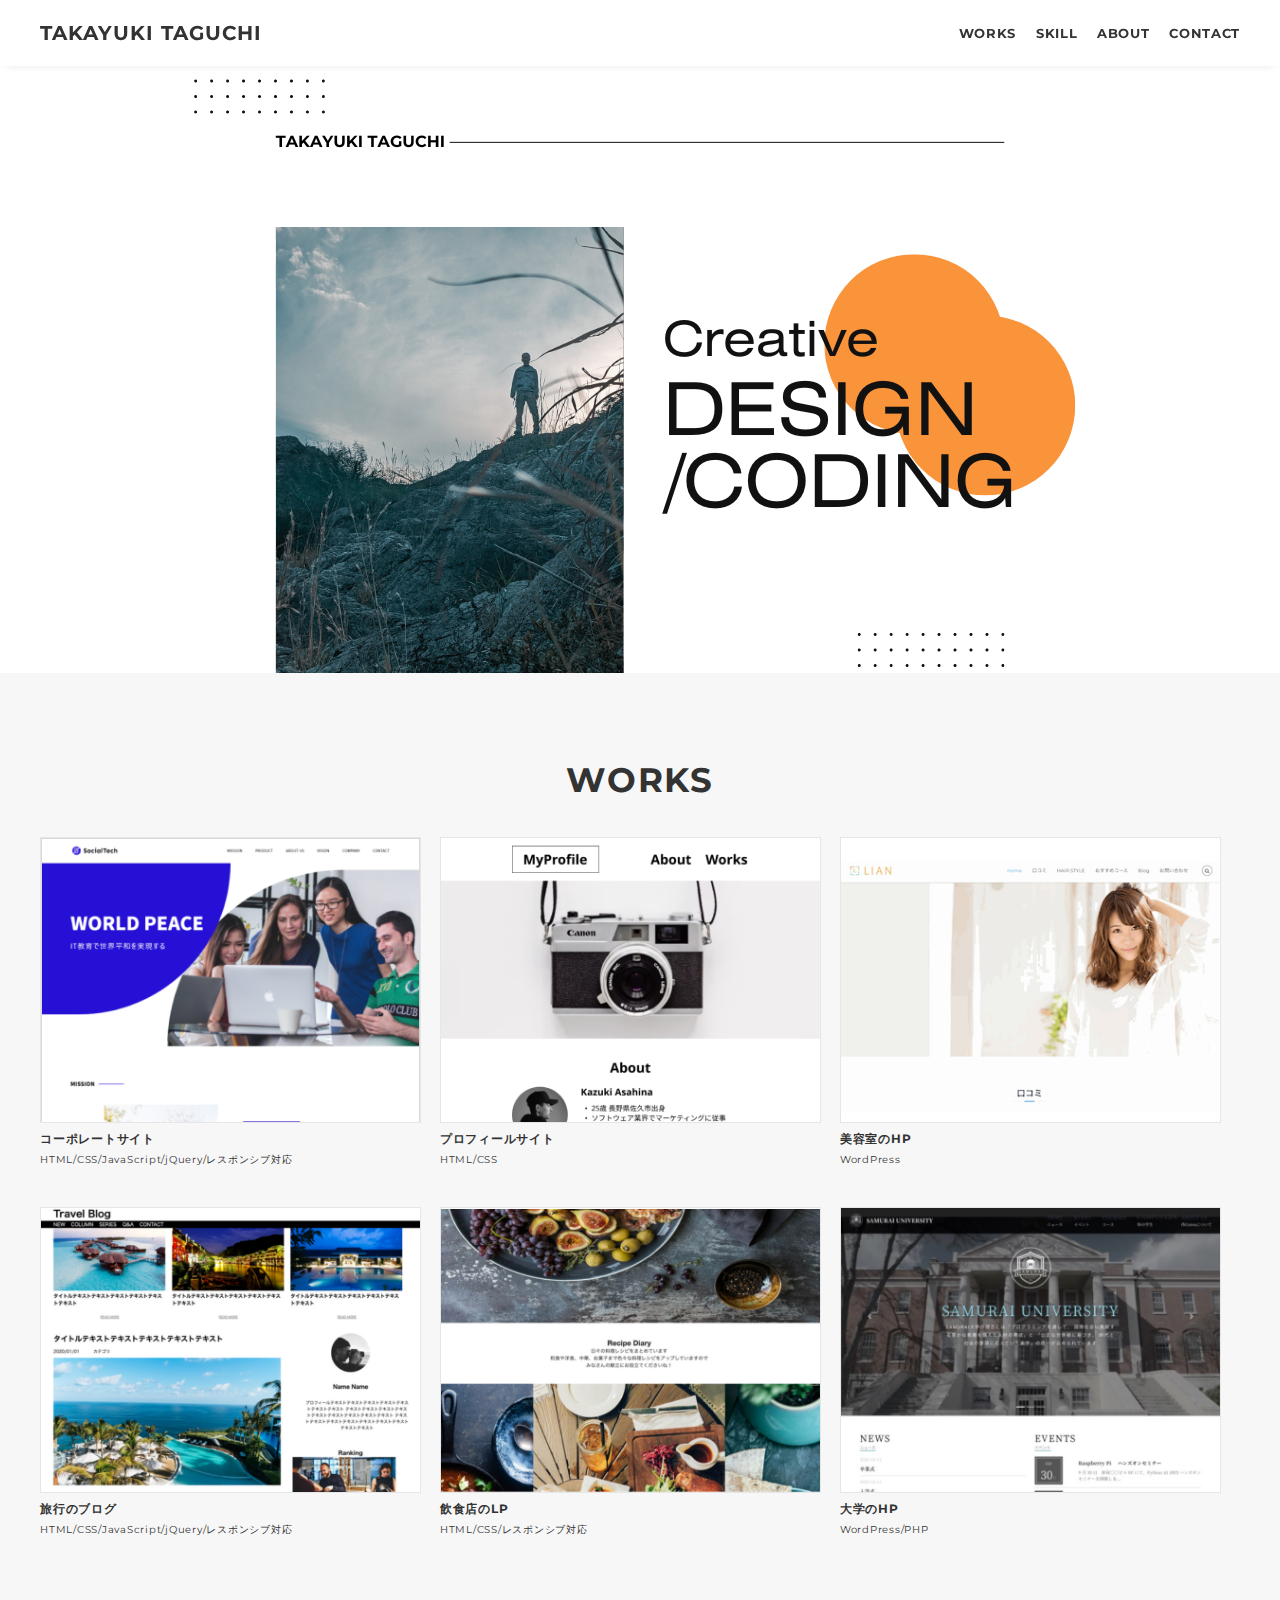
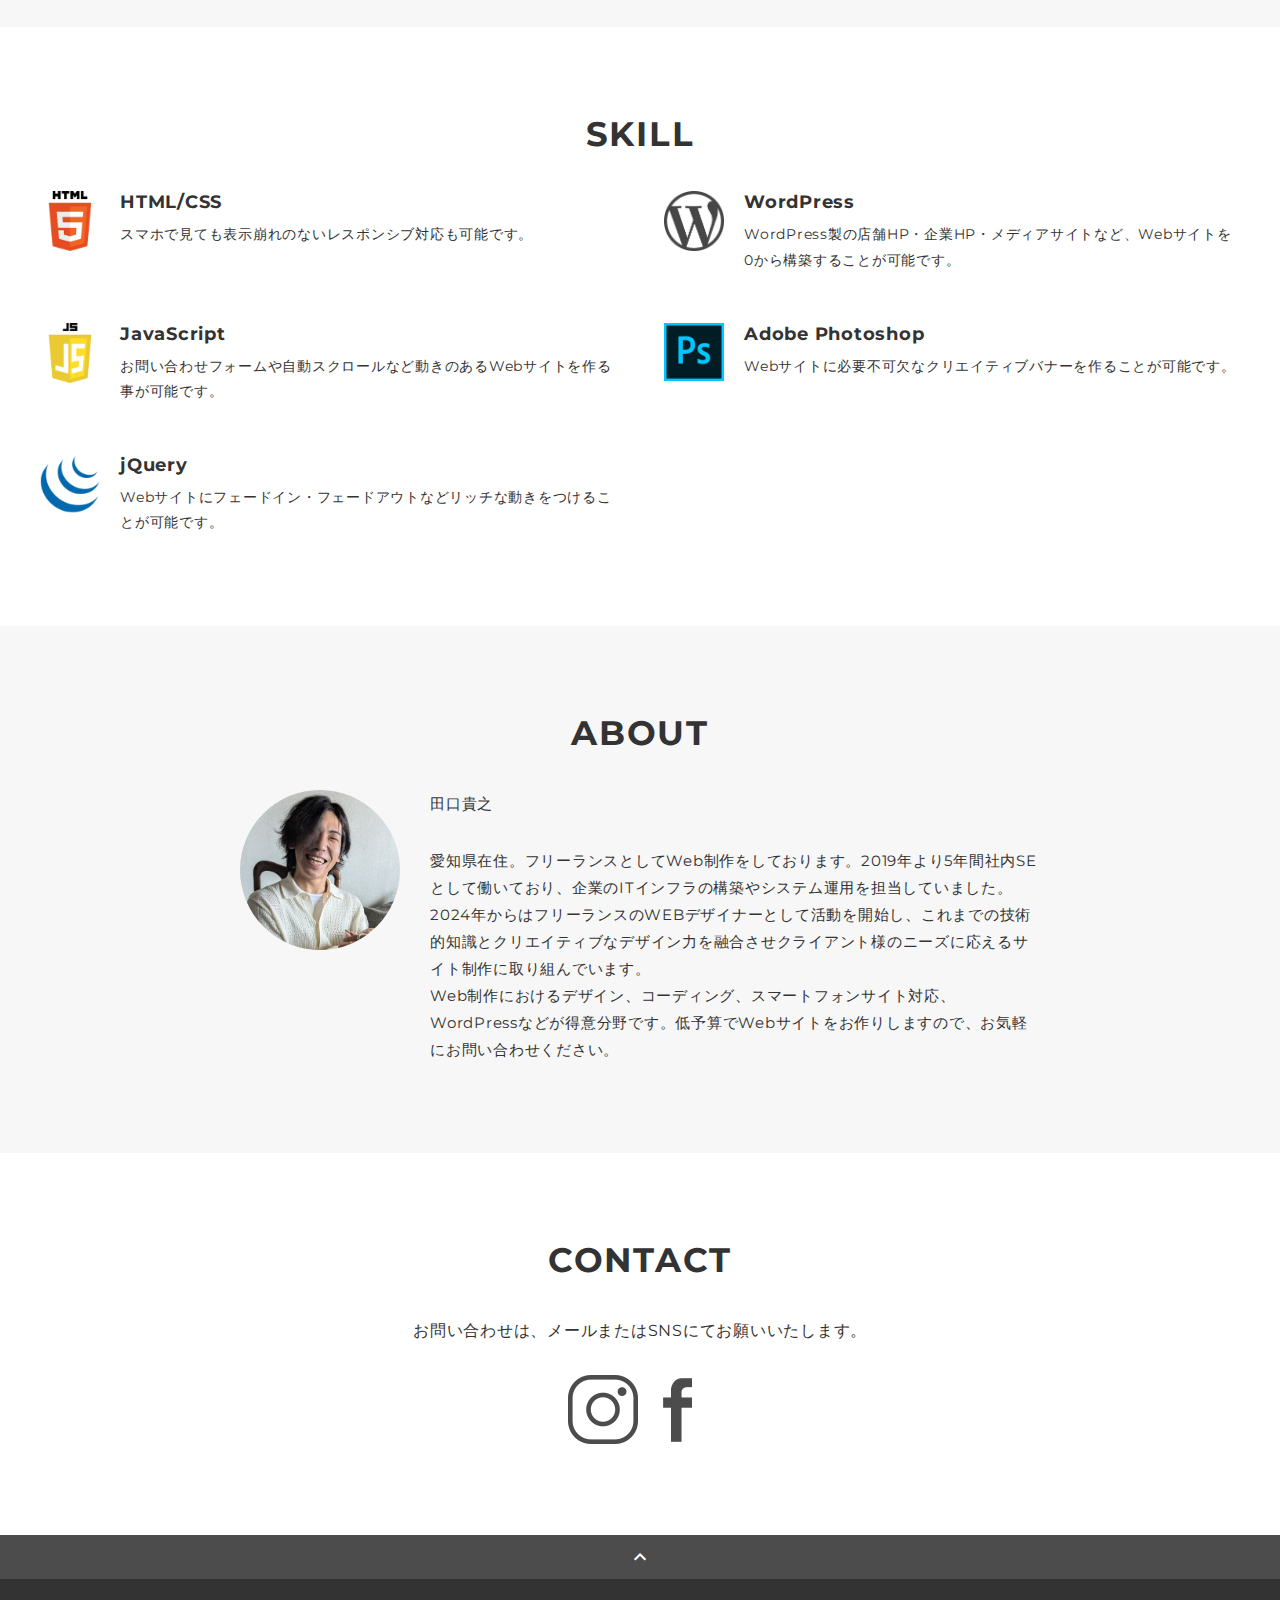
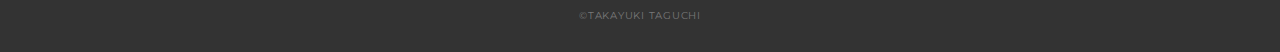
<file: index.html>
<!DOCTYPE html>
<html>
<head>
  <meta charset="utf-8">
  <meta name="viewport" content="width=device-width, initial-scale=1.0, maximum-scale=1.0, minimum-scale=1.0">
  <title>TAKAYUKI ポートフォリオ</title>
  <link rel="preconnect" href="https://fonts.gstatic.com">
  <link href="https://fonts.googleapis.com/css2?family=Montserrat:wght@400;700&display=swap" rel="stylesheet">
  <link href="https://fonts.googleapis.com/css?family=Material+Icons+Outlined" rel="stylesheet">
  <link href="css/ress.css" media="all" rel="stylesheet" type="text/css" />
  <link href="css/style.css" media="all" rel="stylesheet" type="text/css" />
</head>

<body>
  <div class="wrapper">

    <!-- header -->
    <header class="header ">
      <div class="container">
        <h1 class="header-logo">
          <a href="#">TAKAYUKI TAGUCHI</a>
        </h1>
        <nav class="gnav">
          <ul class="gnav-list">
            <li class="gnav-item"><a href="#works">WORKS</a></li>
            <li class="gnav-item"><a href="#skill">SKILL</a></li>
            <li class="gnav-item"><a href="#about">ABOUT</a></li>
            <li class="gnav-item"><a href="#contact">CONTACT</a></li>
          </ul>
        </nav>
      </div>
    </header>
    <!-- /header -->

    <main class="content">

      <!-- mv -->
      <div class="mv">
        <div class="mv-container">
          <img src="img/design coding.png" alt="">
        </div>
      </div>
      <!-- /mv -->

      <!-- works -->
      <section class="works section" id="works">
        <div class="container">
          <h2 class="title">WORKS</h2>
          <div class="works-list">
            <a class="works-item" href="works-1.html">
              <div class="works-img"><img src="img/works/html1.png" alt="html1" /></div>
              <p class="works-name">コーポレートサイト</p>
              <p class="works-info">HTML/CSS/JavaScript/jQuery/レスポンシブ対応</p>
            </a>
            <a class="works-item" href="1/index.html">
              <div class="works-img"><img src="img/works/html2.png" alt="html2" /></div>
              <p class="works-name">プロフィールサイト</p>
              <p class="works-info">HTML/CSS</p>
            </a>
            <a class="works-item" href="works-3.html">
              <div class="works-img"><img src="img/works/wordpress1.png" alt="WordPress" /></div>
              <p class="works-name">美容室のHP</p>
              <p class="works-info">WordPress</p>
            </a>
            <a class="works-item" href="6/index.html">
              <div class="works-img"><img src="img/travel_hp.png" alt="Photoshop" /></div>
              <p class="works-name">旅行のブログ</p>
              <p class="works-info">HTML/CSS/JavaScript/jQuery/レスポンシブ対応</p>
            </a>
            <a class="works-item" href="5/index.html">
              <div class="works-img"><img src="img/french_lp.png" alt="AdobeXD" /></div>
              <p class="works-name">飲食店のLP</p>
              <p class="works-info">HTML/CSS/レスポンシブ対応</p>
            </a>
            <a class="works-item" href="works-6.html">
              <div class="works-img"><img src="img/works/wordpress2.png" alt="WordPress2" /></div>
              <p class="works-name">大学のHP</p>
              <p class="works-info">WordPress/PHP</p>
            </a>
          </div>
        </div>
      </section>
      <!-- /works -->

      <!-- skill -->
      <section class="skill section" id="skill">
        <div class="container">
          <h2 class="title">SKILL</h2>
          <div class="skill-list">
            <div class="skill-item">
              <p class="skill-img"><img src="img/skills/html.png" alt="html"></p>
              <div class="skill-body">
                <h3 class="skill-name">HTML/CSS</h3>
                <p class="skill-text">
                  スマホで見ても表示崩れのないレスポンシブ対応も可能です。</p>
              </div>
            </div>
            <div class="skill-item">
              <p class="skill-img"><img src="img/skills/wordpress.png" alt="wordpress"></p>
              <div class="skill-body">
                <h3 class="skill-name">WordPress</h3>
                <p class="skill-text">
                  WordPress製の店舗HP・企業HP・メディアサイトなど、Webサイトを0から構築することが可能です。</p>
              </div>
            </div>
            <div class="skill-item">
              <p class="skill-img"><img src="img/skills/js.png" alt="javascript"></p>
              <div class="skill-body">
                <h3 class="skill-name">JavaScript</h3>
                <p class="skill-text">
                  お問い合わせフォームや自動スクロールなど動きのあるWebサイトを作る事が可能です。</p>
              </div>
            </div>
            <div class="skill-item">
              <p class="skill-img"><img src="img/skills/photoshop.png" alt="photoshop"></p>
              <div class="skill-body">
                <h3 class="skill-name">Adobe Photoshop</h3>
                <p class="skill-text">
                  Webサイトに必要不可欠なクリエイティブバナーを作ることが可能です。</p>
              </div>
            </div>
            <div class="skill-item">
              <p class="skill-img"><img src="img/skills/jquery.png" alt="jquery"></p>
              <div class="skill-body">
                <h3 class="skill-name">jQuery</h3>
                <p class="skill-text">
                  Webサイトにフェードイン・フェードアウトなどリッチな動きをつけることが可能です。</p>
              </div>
            </div>
            </div>
          </div>
        </div>
      </section>
      <!-- /skill -->

      <!-- about -->
      <section class="about section" id="about">
        <div class="container">
          <h2 class="title">ABOUT</h2>
          <div class="profile">
            <p class="profile-img">
              <img src="img/PXL_20240731_055959737.jpg" alt="about">
            </p>
            <div class="profile-body">
              <p>
                田口貴之
              </p>
              <p>
                愛知県在住。フリーランスとしてWeb制作をしております。2019年より5年間社内SEとして働いており、企業のITインフラの構築やシステム運用を担当していました。
                2024年からはフリーランスのWEBデザイナーとして活動を開始し、これまでの技術的知識とクリエイティブなデザイン力を融合させクライアント様のニーズに応えるサイト制作に取り組んでいます。<br>
                Web制作におけるデザイン、コーディング、スマートフォンサイト対応、WordPressなどが得意分野です。低予算でWebサイトをお作りしますので、お気軽にお問い合わせください。
              </p>
              
            </div>
          </div>
        </div>
      </section>
      <!-- /about -->

      <!-- contact -->
      <section class="contact section" id="contact">
        <div class="container">
          <h2 class="title">CONTACT</h2>
          <p class="lead">
            お問い合わせは、<br class="sp-only">メールまたはSNSにてお願いいたします。
          </p>
          <div class="contact-list">
            <a href="https://www.instagram.com/taka.t.0323/" target="_blank">
              <img src="img/icon_instagram.gif" alt="Instagram">
            </a>
            <a href="https://www.facebook.com/profile.php?id=61560885263737" target="_blank">
              <img src="img/icon_facebook.gif" alt="Facebook">
            </a>
          </div>
        </div>
      </section>
      <!-- /contact -->
      <div class="page-top" id="js-page-top">
        <span class="material-icons-outlined">expand_less</span>
      </div>
    </main>

    <!-- footer -->
    <footer class="footer">
      <div class="copyright">&copy;TAKAYUKI TAGUCHI</div>
    </footer>
    <!-- /footer -->

  </div>
  <script src="https://ajax.googleapis.com/ajax/libs/jquery/3.6.0/jquery.min.js"></script>
  <script type='text/javascript' src="js/script.js"></script>
</body>
</html>
</file>
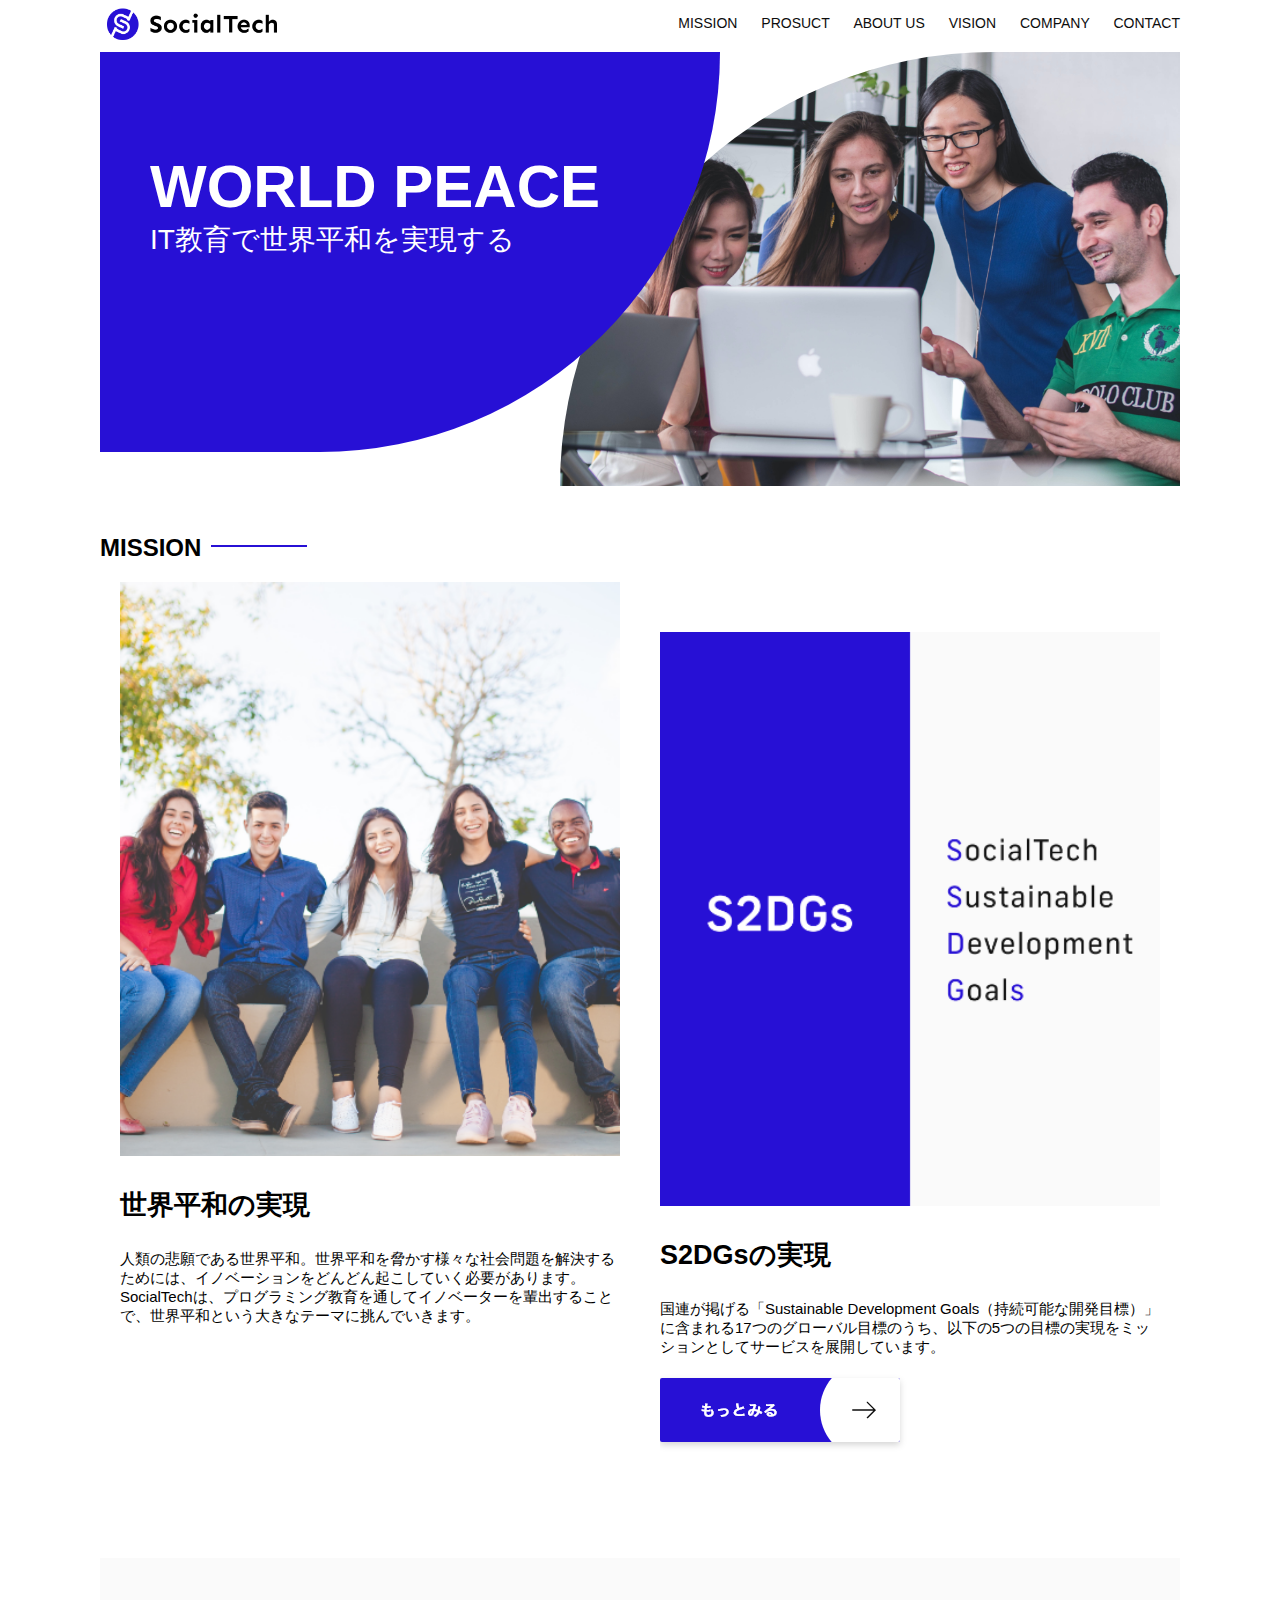
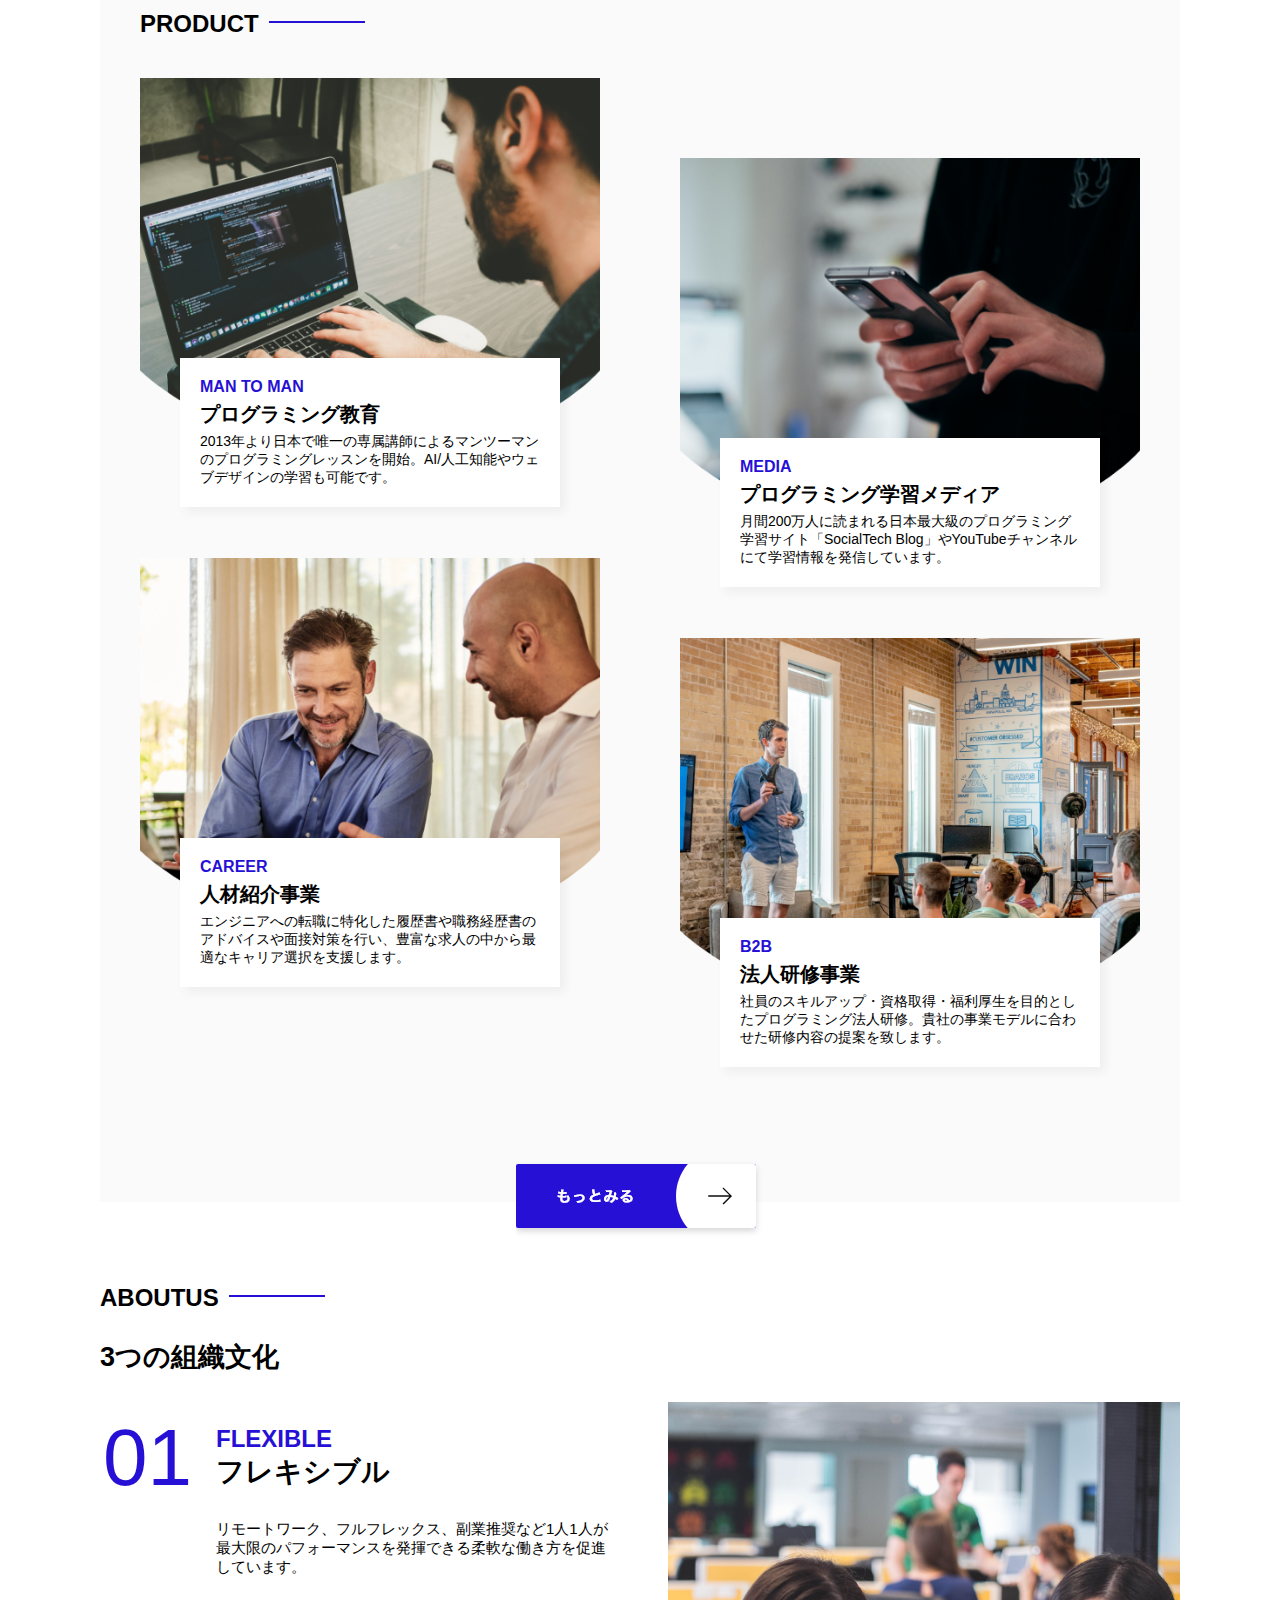
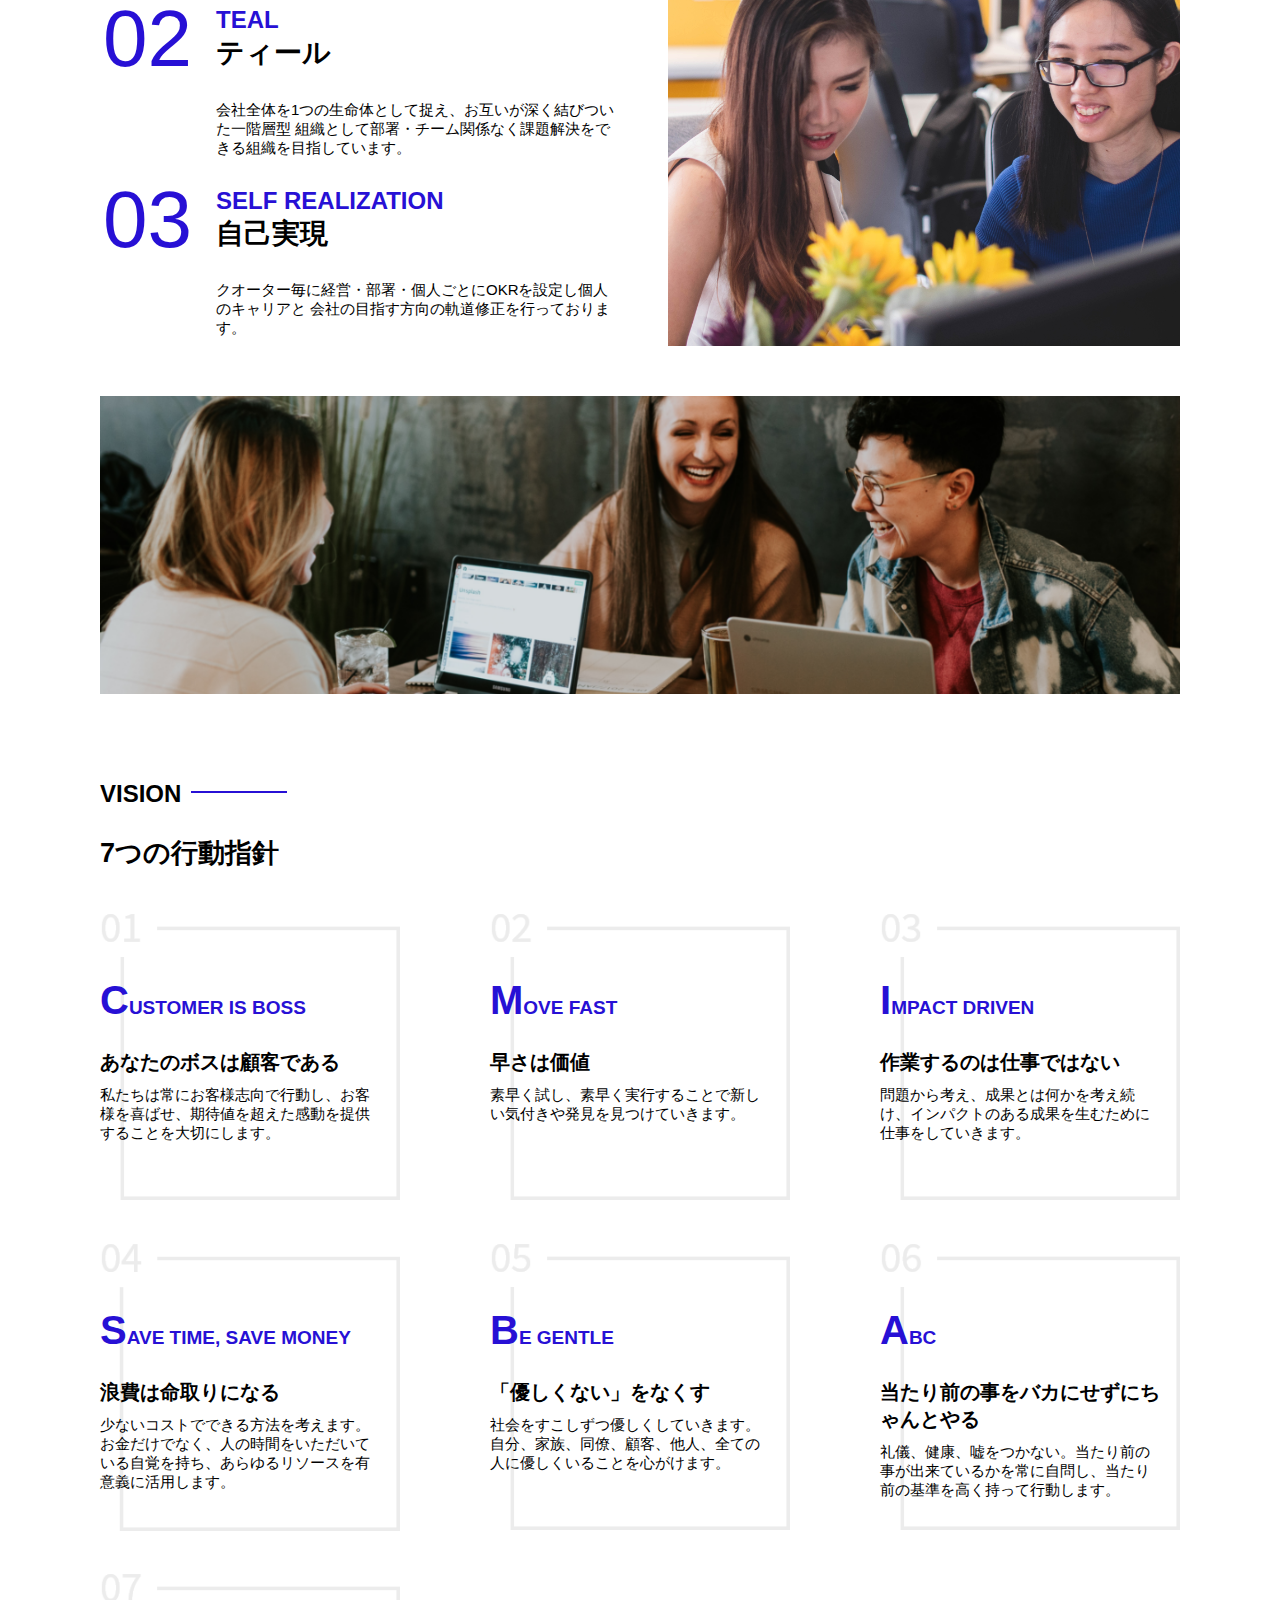
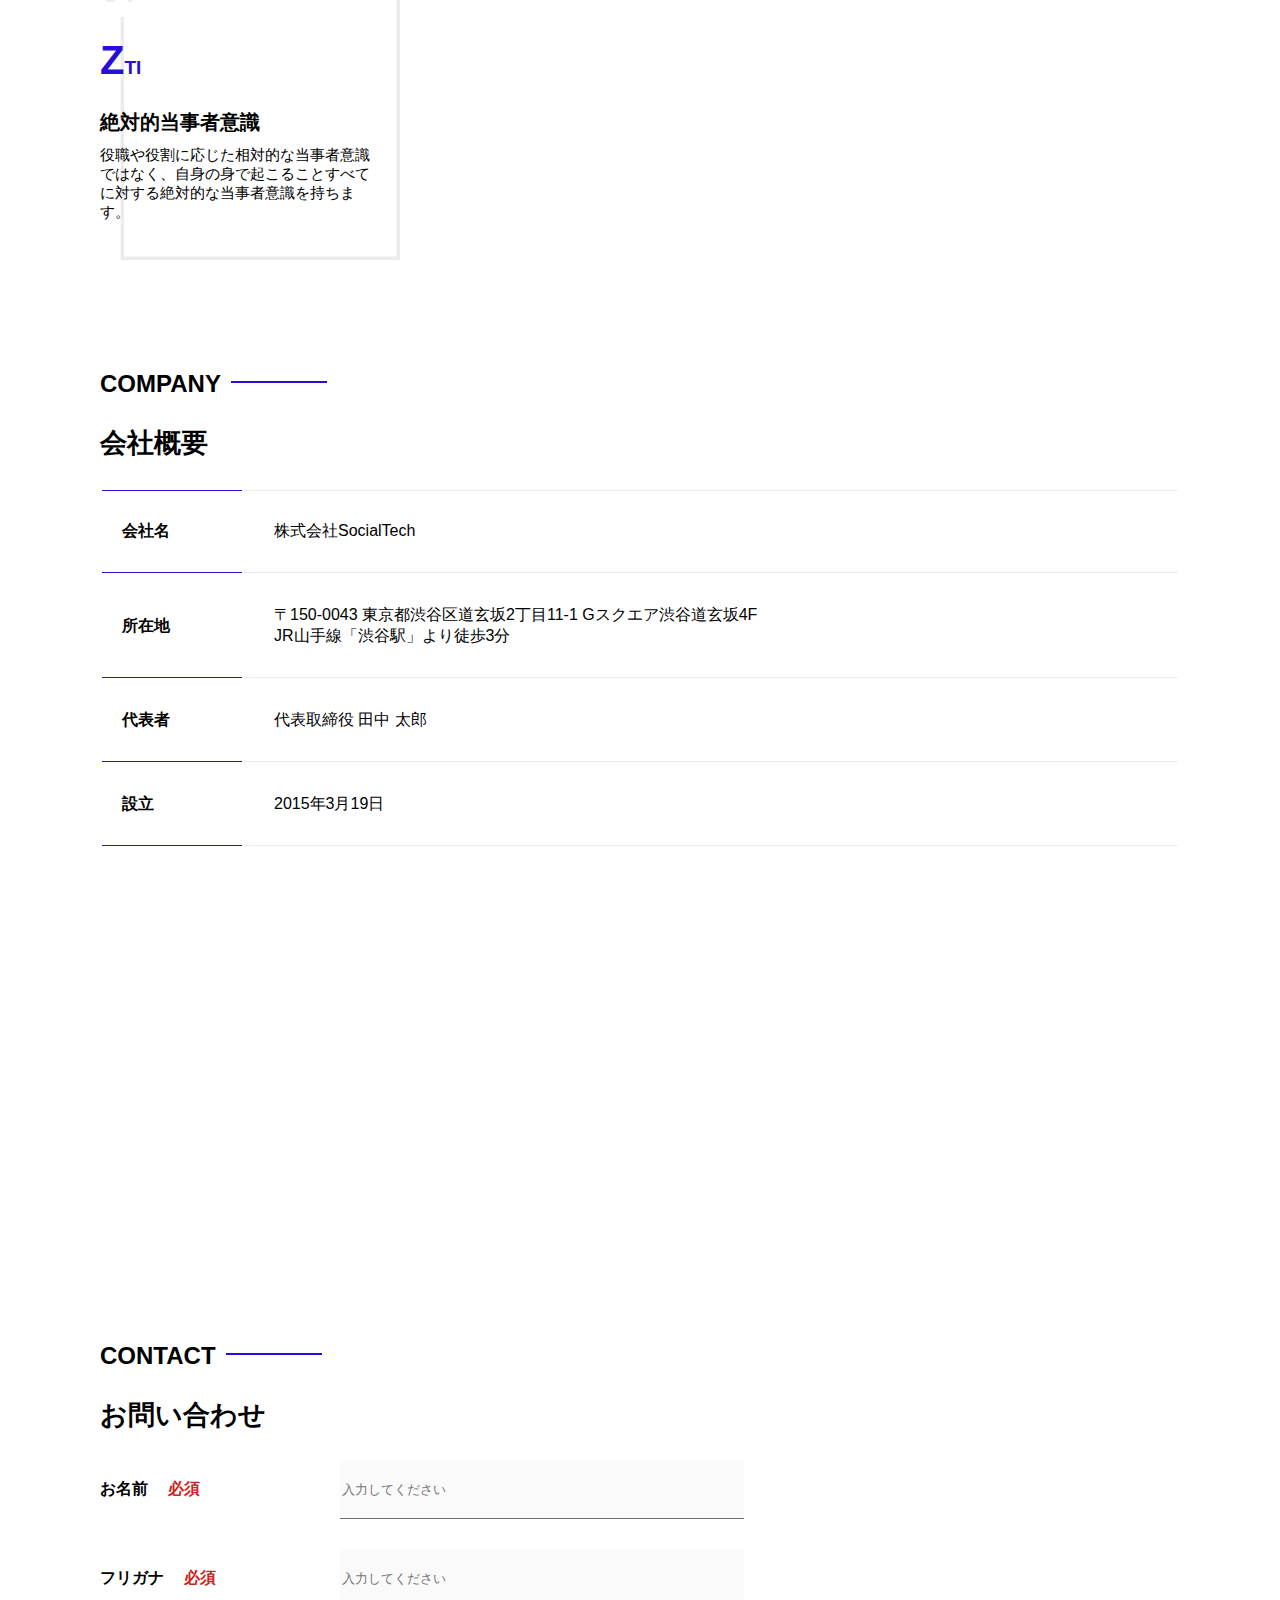
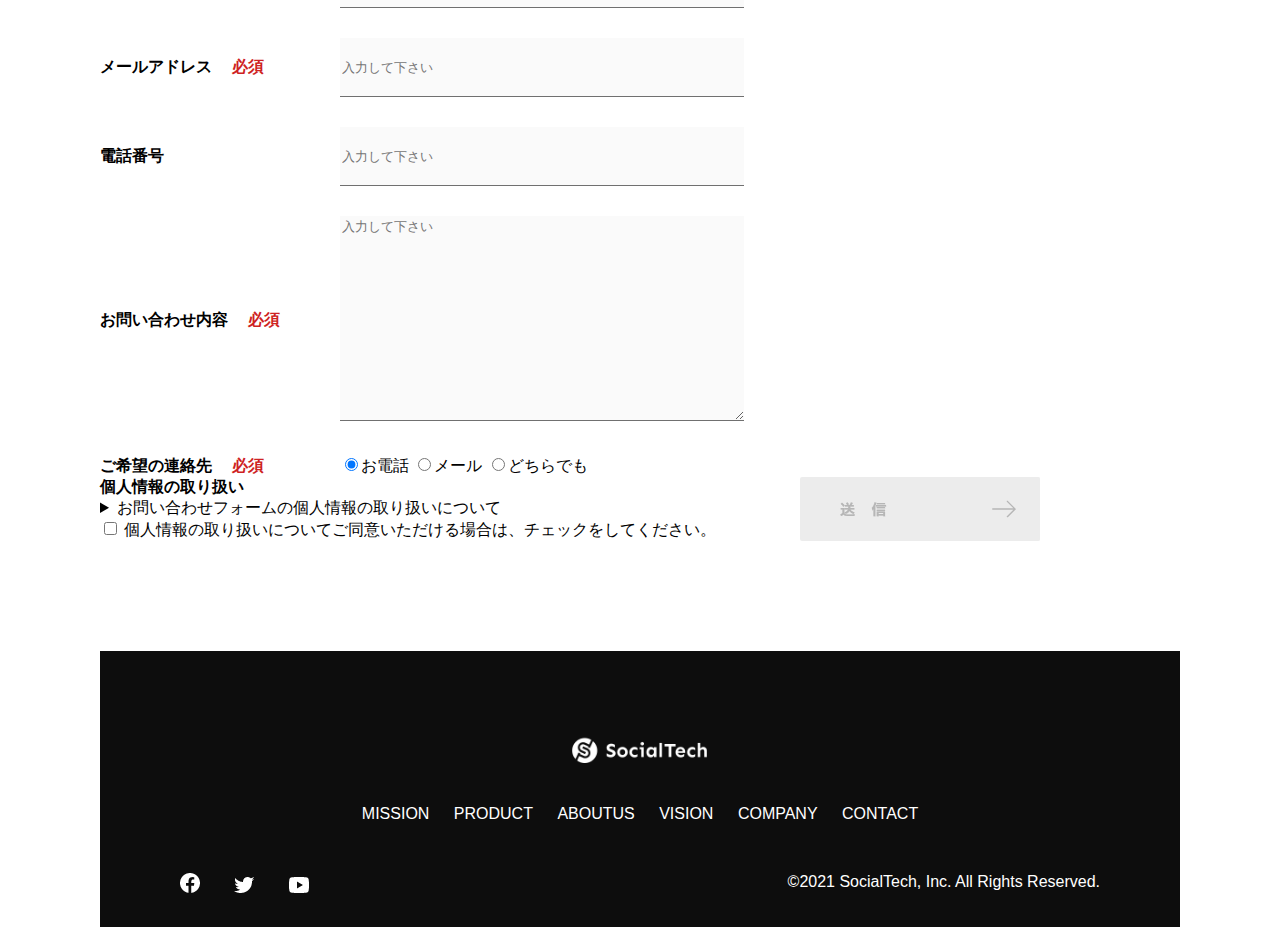
<file: socialtech/index.html>
<!DOCTYPE html>

<html>

  <head>
    <title>SocialTech</title>
    <meta charset="UTF-8">
    <meta name="description" content="SocialTechはEdTech業界のリーディングカンパニーを目指します。">
    <meta name="viewport" content="width=device-width, initial-scale=1.0">
    <link rel="stylesheet" href="style.css">
    <style>
      img:not([alt]) {
        border: 10px solid red;
      }
    </style>
  </head>

  

  <body>
<!-- ヘッダー -->
    <header>
      <!-- ロゴ -->
      <a href="index.html" id="logo"><img src="images/logo.png" alt="トップページに戻る"></a>
<!-- PC用ナビゲーション -->
        <nav id="nav-pc">
          <a href="mission.html">MISSION</a>
          <a href="product.html">PROSUCT</a>
          <a href="index.html#aboutus">ABOUT US</a>
          <a href="index.html#vision">VISION</a>
          <a href="index.html#company">COMPANY</a>
          <a href="index.html#contact">CONTACT</a>
        </nav>

        <!-- スマホ用メニューボタン -->
        <img id="menu-sp" src="images/button-menu.png" alt="ナビゲーションを開く" onclick="document.getElementById('nav-sp').style.display = 'block'">
        
        <!-- スマホ用ナビゲーション -->
        <nav id="nav-sp">
          <img id="close" src="images/button-close.png" alt="ナビゲーションを閉じる" onclick="document.getElementById('nav-sp').style.display = 'none'">
           <a id="logo-sp" href="index.html" onclick="document.getElementById('nav-sp').style.display = 'none'"><img
           src="images/logo-sp.png" alt="トップページに戻る"></a>
           <a class="menu" href="mission.html" onclick="document.getElementById('nav-sp').style.display ='none'">MISSION</a>
           <a class="menu" href="product.html" onclick="document.getElementById('nav-sp').style.display ='none'">PRODUCT</a>
           <a class="menu" href="index.html#aboutus" onclick="document.getElementById('nav-sp').style.display = 'none'">ABOUT
            US</a>
          <a class="menu" href="index.html#vision"
            onclick="document.getElementById('nav-sp').style.display = 'none'">VISION</a>
          <a class="menu" href="index.html#company"
            onclick="document.getElementById('nav-sp').style.display = 'none'">COMPANY</a>
            <a class="menu" href="index.html#contact"
            onclick="document.getElementById('nav-sp').style.display = 'none'">CONTACT</a>
        <div id="sns">
          <a href="https://www.facebook.com/sejuku2013"><img src="images/button-facebook.png" alt="Facebookのリンク"></a>
          <a href="https://twitter.com/samuraijuku"><img src="images/button-twitter.png" alt="Twitterのリンク"></a>
          <a href="https://www.youtube.com/channel/UCCFOQO5aDK0xXam4cUQXT8g"><img src="images/button-youtube.png" alt="YouTubeのリンク"></a>
        </div>
      </nav>
    </header>

    <main>
      <article>
        <!-- メインビジュアル -->
        <section id="main-visual">
          <div id="main-message">
            <h1>WORLD PEACE</h1>
            <p>IT教育で世界平和を実現する</p>
          </div>
          <img src="images/index/index-main.png" alt="PCの周りに集まる多国籍の仲間たち">
        </section>  

        <!-- ミッション -->
      <section id="mission">
        <h2 class="index-h2">MISSION</h2>
          <div id="mission-flex">
            <div>
              <img id="mission-photo" src="images/index/index-mission.png" alt="屋外のベンチで写真を撮影する多国籍の仲間たち">
             <h3>世界平和の実現</h3>
             <p>
               人類の悲願である世界平和。世界平和を脅かす様々な社会問題を解決するためには、イノベーションをどんどん起こしていく必要があります。SocialTechは、プログラミング教育を通してイノベーターを輩出することで、世界平和という大きなテーマに挑んでいきます。
             </p>
            </div>
            <div>
              <img id="s2dgs" src="images/index/s2dgs.png" alt="S2DGs">
             <h3>S2DGsの実現</h3>
             <p>国連が掲げる「Sustainable Development Goals（持続可能な開発目標）」に含まれる17つのグローバル目標のうち、以下の5つの目標の実現をミッションとしてサービスを展開しています。</p>
             <a href="mission.html">
               <img src="images/button-more.png" alt="もっとみる">
             </a>
            </div>
          </div>
      </section>


      <!-- プロダクト -->
      <section id="product">
        <h2 class="index-h2">PRODUCT</h2>
        <div>
          <div id="product-left">
            <div>
              <img class="product-photo" src="images/index/index-mantoman.png" alt="PCでコードを書く男性">
              <div class="product-explain">
              <span>MAN TO MAN</span>
              <h3>プログラミング教育</h3>
              <p>2013年より日本で唯一の専属講師によるマンツーマンのプログラミングレッスンを開始。AI/人工知能やウェブデザインの学習も可能です。</p>
              </div>
            </div>
            <div>
              <img class="product-photo" src="images/index/index-career.png" alt="笑顔で話し合う二人の男性">
              <div class="product-explain">
                <span>CAREER</span>
                <h3>人材紹介事業</h3>
                <p>エンジニアへの転職に特化した履歴書や職務経歴書のアドバイスや面接対策を行い、豊富な求人の中から最適なキャリア選択を支援します。</p>
              </div>
            </div>
        </div>
          <div id="product-right">
            <div>
              <img class="product-photo" src="images/index/index-media.png" alt="スマートフォンを操作する人">
              <div class="product-explain">
              <span>MEDIA</span>
              <h3>プログラミング学習メディア</h3>
              <p>月間200万人に読まれる日本最大級のプログラミング学習サイト「SocialTech Blog」やYouTubeチャンネルにて学習情報を発信しています。</p>
              </div>
            </div>
            <div>
              <img class="product-photo" src="images/index/index-b2b.png" alt="講演中の男性とそれを聴く人々">
               <div class="product-explain">
                 <span>B2B</span>
                 <h3>法人研修事業</h3>
                 <p>社員のスキルアップ・資格取得・福利厚生を目的としたプログラミング法人研修。貴社の事業モデルに合わせた研修内容の提案を致します。</p>
               </div>
            </div>
          </div>
      </div>
      <div>
        <a id="product-more" href="product.html">
          <img src="images/button-more.png" alt="もっとみる">
        </a>
      </div>
      </section>

      <!-- ABOUTUS -->
      <section id="aboutus">
        <h2 class="index-h2">ABOUTUS</h2>
        <h3>3つの組織文化</h3>
        <div>
          <table class="culture-table">
            <tr>
              <td>
                <span class="culture-num">01</span>
              </td>
              <td>
                <span class="culture-en">FLEXIBLE</span>
                <span class="culture-jp">フレキシブル</span>
              </td>
            </tr>
            
            <tr>
              <td>
                <!--空のセル-->
              </td>
              <td>
                <p class="culture-description">
                  リモートワーク、フルフレックス、副業推奨など1人1人が最大限のパフォーマンスを発揮できる柔軟な働き方を促進しています。
                </p>
              </td>
            </tr>
            
            <tr>
              <td>
                <span class="culture-num">02</span>
              </td>
              <td>
                <span class="culture-en">TEAL</span>
                <span class="culture-jp">ティール</span>
              </td>
            </tr>
            
            <tr>
              <td>
              <!-- 空のセル -->
              </td>
              <td>
                <p class="culture-description">
                  会社全体を1つの生命体として捉え、お互いが深く結びついた一階層型
                  組織として部署・チーム関係なく課題解決をできる組織を目指しています。
                </p>
              </td>
            </tr>

            <tr>
              <td>
                <span class="culture-num">03</span>
              </td>
              <td>
                <span class="culture-en">SELF REALIZATION</span>
                <span class="culture-jp">自己実現</span>
              </td>
            </tr>

            <tr>
              <td>
                <!-- 空のセル -->
              </td>
              <td>
                <p class="culture-description">
                  クオーター毎に経営・部署・個人ごとにOKRを設定し個人のキャリアと
                  会社の目指す方向の軌道修正を行っております。
                </p>
              </td>
            </tr>
          </table>
          <img class="culture-img" src="images/index/index-aboutus1.png" alt="笑顔で話し合う2人の女性">          
         </div>
         <img class="culture-img2" src="images/index/index-aboutus2.png" alt="笑顔で話し合う3人の男女">
      </section>



      <!-- VISION -->
      <section id="vision">
        <h2 class="index-h2">VISION</h2>
        <h3>7つの行動指針</h3>
        <div>
          <div class="vision-box">
            <img src="images/index/vision-01.png" alt="01">
            <span>
              <h4>CUSTOMER IS BOSS</h4>
               <h5>あなたのボスは顧客である</h5>
               <p>私たちは常にお客様志向で行動し、お客様を喜ばせ、期待値を超えた感動を提供することを大切にします。</p>
             </span>
          </div>
          <div class="vision-box">
            <img src="images/index/vision-02.png" alt="02">
            <span>
              <h4>MOVE FAST</h4>
              <h5>早さは価値</h5>
              <p>素早く試し、素早く実行することで新しい気付きや発見を見つけていきます。</p>
            </span>
          </div>
          <div class="vision-box">
            <img src="images/index/vision-03.png" alt="03">
            <span>
              <h4>IMPACT DRIVEN</h4>
              <h5>作業するのは仕事ではない</h5>
              <p>問題から考え、成果とは何かを考え続け、インパクトのある成果を生むために仕事をしていきます。</p>
            </span>
          </div>
          <div class="vision-box">
            <img src="images/index/vision-04.png" alt="04">
            <span>
              <h4>SAVE TIME, SAVE MONEY</h4>
              <h5>浪費は命取りになる</h5>
              <p>少ないコストでできる方法を考えます。お金だけでなく、人の時間をいただいている自覚を持ち、あらゆるリソースを有意義に活用します。</p>
            </span>
          </div>
          <div class="vision-box">
            <img src="images/index/vision-05.png" alt="05">
            <span>
              <h4>BE GENTLE</h4>
              <h5>「優しくない」をなくす</h5>
              <p>社会をすこしずつ優しくしていきます。自分、家族、同僚、顧客、他人、全ての人に優しくいることを心がけます。</p>
            </span>
          </div>
          <div class="vision-box">
            <img src="images/index/vision-06.png" alt="06">
            <span>
              <h4>ABC</h4>
              <h5>当たり前の事をバカにせずにちゃんとやる</h5>
              <p>礼儀、健康、嘘をつかない。当たり前の事が出来ているかを常に自問し、当たり前の基準を高く持って行動します。</p>
            </span>
          </div>
          <div class="vision-box">
            <img src="images/index/vision-07.png" alt="07">
            <span>
              <h4>ZTI</h4>
              <h5>絶対的当事者意識</h5>
              <p>役職や役割に応じた相対的な当事者意識ではなく、自身の身で起こることすべてに対する絶対的な当事者意識を持ちます。</p>
            </span>
          </div>
        </div>
      </section>


      <!-- COMPANY -->
      <section id="company">
        <h2 class="index-h2">COMPANY</h2>
        <h3>会社概要</h3>
        <table id="company-table">
          <tr>
            <th class="tableheader-first">会社名</th>
            <td class="cell-first">株式会社SocialTech</td>
          </tr>
          <tr>
            <th class="tableheader">所在地</th>
            <td class="cell">〒150-0043 東京都渋谷区道玄坂2丁目11-1 Gスクエア渋谷道玄坂4F<br>JR山手線「渋谷駅」より徒歩3分</td>
          </tr>
          <tr>
            <th class="tableheader">代表者</th>
            <td class="cell">代表取締役 田中 太郎</td>
          </tr>
          <tr>
            <th class="tableheader">設立</th>
            <td class="cell">2015年3月19日</td>
          </tr>
        </table>
        <iframe
           src="https://www.google.com/maps/embed?pb=!1m18!1m12!1m3!1d3241.7759544892483!2d139.69399665123464!3d35.65789123876098!2m3!1f0!2f0!3f0!3m2!1i1024!2i768!4f13.1!3m3!1m2!1s0x60188caa0042e8d1%3A0xba130bea826a7aa2!2z44CSMTUwLTAwNDMg5p2x5Lqs6YO95riL6LC35Yy66YGT546E5Z2C77yS5LiB55uu77yR77yR4oiS77yR!5e0!3m2!1sja!2sjp!4v1636872991912!5m2!1sja!2sjp"
           style="border:0;" allowfullscreen="" loading="lazy">
         </iframe>
      </section>

      <!-- お問い合わせフォーム -->
      <section id="contact">
        <h2 class="index-h2">CONTACT</h2>
        <h3>お問い合わせ</h3>

        <!-- STATIC FORMSのフォームタグ -->	<form>
          <form action="https://api.staticforms.xyz/submit" method="post">	
            <input type="text" name="honeypot" style="display:none">	
            <!-- STATIC FORMSのアクセスキー -->	
            <input type="hidden" name="accessKey" value="3d576f82-c45e-4c4a-bfc5-5e258bc53b3f">	
            <!--メールのタイトル-->	
            <input type="hidden" name="subject" value="お問い合わせフォーム">	
            <!--送信先のメールアドレスをvalueに設定する-->	
            <input type="hidden" name="replyTo" value="">	
            <!--redirectToのURLは公開後ののURLへリンクする-->	
            <input type="hidden" name="redirectTo" value="">
        <form>
          <div>
            <div class="contact-heading">
              <label class="contact-label">お名前<span class="contact-span">必須</span></label>
            </div>
            <div>
              <input type="text" name="name" placeholder="入力してください" class="contact-textbox">
            </div>
        </div>

        <div>
          <div class="contact-heading">
            <label class="contact-label">フリガナ<span class="contact-span">必須</span></label>
          </div>
          <div>
            <input type="text" name="hurigana" placeholder="入力してください" class="contact-textbox">
          </div>
        </div>
        
        <div>
          <div class="contact-heading">
            <label class="contact-label">メールアドレス<span class="contact-span">必須</span></label>
          </div>
          <div>
            <input type="text" name="email" placeholder="入力して下さい" class="contact-textbox">
          </div>
        </div>
        
        <div>
          <div class="contact-heading">
            <label class="contact-label">電話番号</label>
          </div>
          <div>
            <input type="text" name="tel" placeholder="入力して下さい" class="contact-textbox">
          </div>
        </div>

        <div>
          <div class="contact-heading">
            <label class="contact-label">お問い合わせ内容<span class="contact-span">必須</span></label>
          </div>
          <div>
            <textarea class="contact-textarea" placeholder="入力して下さい" name="message"></textarea>
          </div>
        </div>

        <div>
          <div class="contact-heading">
            <label class="contact-label">ご希望の連絡先<span class="contact-span">必須</span></label>
          </div>
          <div>
            <input class="radiobutton" type="radio" value="tel" name="contact" checked><label>お電話</label>
            <input class="radiobutton" type="radio" value="mail" name="contact"><label>メール</label>
            <input class="radiobutton" type="radio" value="both" name="contact"><label>どちらでも</label>
          </div>

          <div>
            <div class="contact-heading">
              <label class="contact-label">個人情報の取り扱い</label>
            </div>
            <div>
              <details>
                <summary>お問い合わせフォームの個人情報の取り扱いについて</summary>
                <div>
                  <span>１．組織の名称又は氏名</span><br>
                  株式会社SocialTech<br><br>
                  <span>２．個人情報保護管理者（若しくはその代理人）の氏名又は職名、所属及び連絡先
                    鈴木 一郎 コーポレート部</span><br>
                  メールアドレス：support@socialtech.net<br>
                  TEL：03-xxxx-xxxx<br>
                  <span>３．個人情報の利用目的</span><br>
                  ・本サービス及び本サービスに関連する情報の提供又はそれらに関する連絡のため<br>
                  ・ユーザーの本人確認のため<br>
                  ・当社サービスのご案内のため<br>
                  ・当社の商品等の広告または宣伝（電子メールによるものを含むものとします。）<br><br>
                  <span>４．個人情報の取り扱い業務の委託</span><br>
                  個人情報の取扱業務の全部または一部を外部に業務委託する場合があります。<br>
                  その際、弊社は、個人情報を適切に保護できる管理体制を敷き実行していることを条件として<br>
                  委託先を厳選したうえで、機密保持契約を委託先と締結し、お客様の個人情報を厳密に管理させます。<br><br>
                  <span>５．個人情報の開示等の請求</span><br>
                  お客様は、弊社に対してご自身の個人情報の開示等（利用目的の通知、開示、内容の訂正・追加・削除、利用の停止または消去、第三者への提供の停止）に関して、当社問合わせ窓口に申し出ることができます。<br>
                  その際、弊社はお客様ご本人を確認させていただいたうえで、合理的な期間内に対応いたします。<br><br>
                  なお、個人情報に関する弊社問合わせ先は、次の通りです。<br><br>
                  株式会社SocialTech　個人情報問合せ窓口<br>
                  〒150-0043　東京都渋谷区道玄坂2丁目11-1 Ｇスクエア渋谷道玄坂 4<br>
                  メールアドレス：support@socialtech.net TEL：03-xxxx-xxxx<br><br>
                  <span>６．個人情報を提供されることの任意性について</span><br><br>
                  お客様がご自身の個人情報を弊社に提供されるか否かは、お客様のご判断によりますが、もしご提供されない場合には、適切なサービスが提供できない場合がありますので予めご了承ください。
                </div>
              </details>
              <input type="checkbox" name="agree">
              <span>個人情報の取り扱いについてご同意いただける場合は、チェックをしてください。</span>
            </div>
          </div>
          <input type="image" value="Submit"  src="images/button-submit.png" alt="送信する">
        
          </form>
      </section>
  </article>

  <!-- footer -->
  <footer>
    <div id="footer-logo">
      <img src="images/logo-sp.png" alt="SocialTech">
    </div>
    
    <div id="footer-link">
      <a href="mission.html">MISSION</a>
      <a href="product.html">PRODUCT</a>
      <a href="index.html#aboutus">ABOUTUS</a>
      <a href="index.html#vision">VISION</a>
      <a href="index.html#company">COMPANY</a>
      <a href="index.html#contact">CONTACT</a>
    </div>

    <div id="sns-footer">
      <a href="https://www.facebook.com/sejuku2013"><img src="images/button-facebook.png" alt="facebookのリンク"></a>
      <a href="https://twitter.com/samuraijuku"><img src="images/button-twitter.png" alt="Twitterのリンク"></a>
      <a href="https://www.youtube.com/channel/UCCFOQO5aDK0xXam4cUQXT8g"><img src="images/button-youtube.png" alt="YouTubeのリンク"></a>
        <span id="copyright">&copy;2021 SocialTech, Inc. All Rights Reserved. </span>
    </div>
  </footer>
</main>
</body>

</html>
</file>
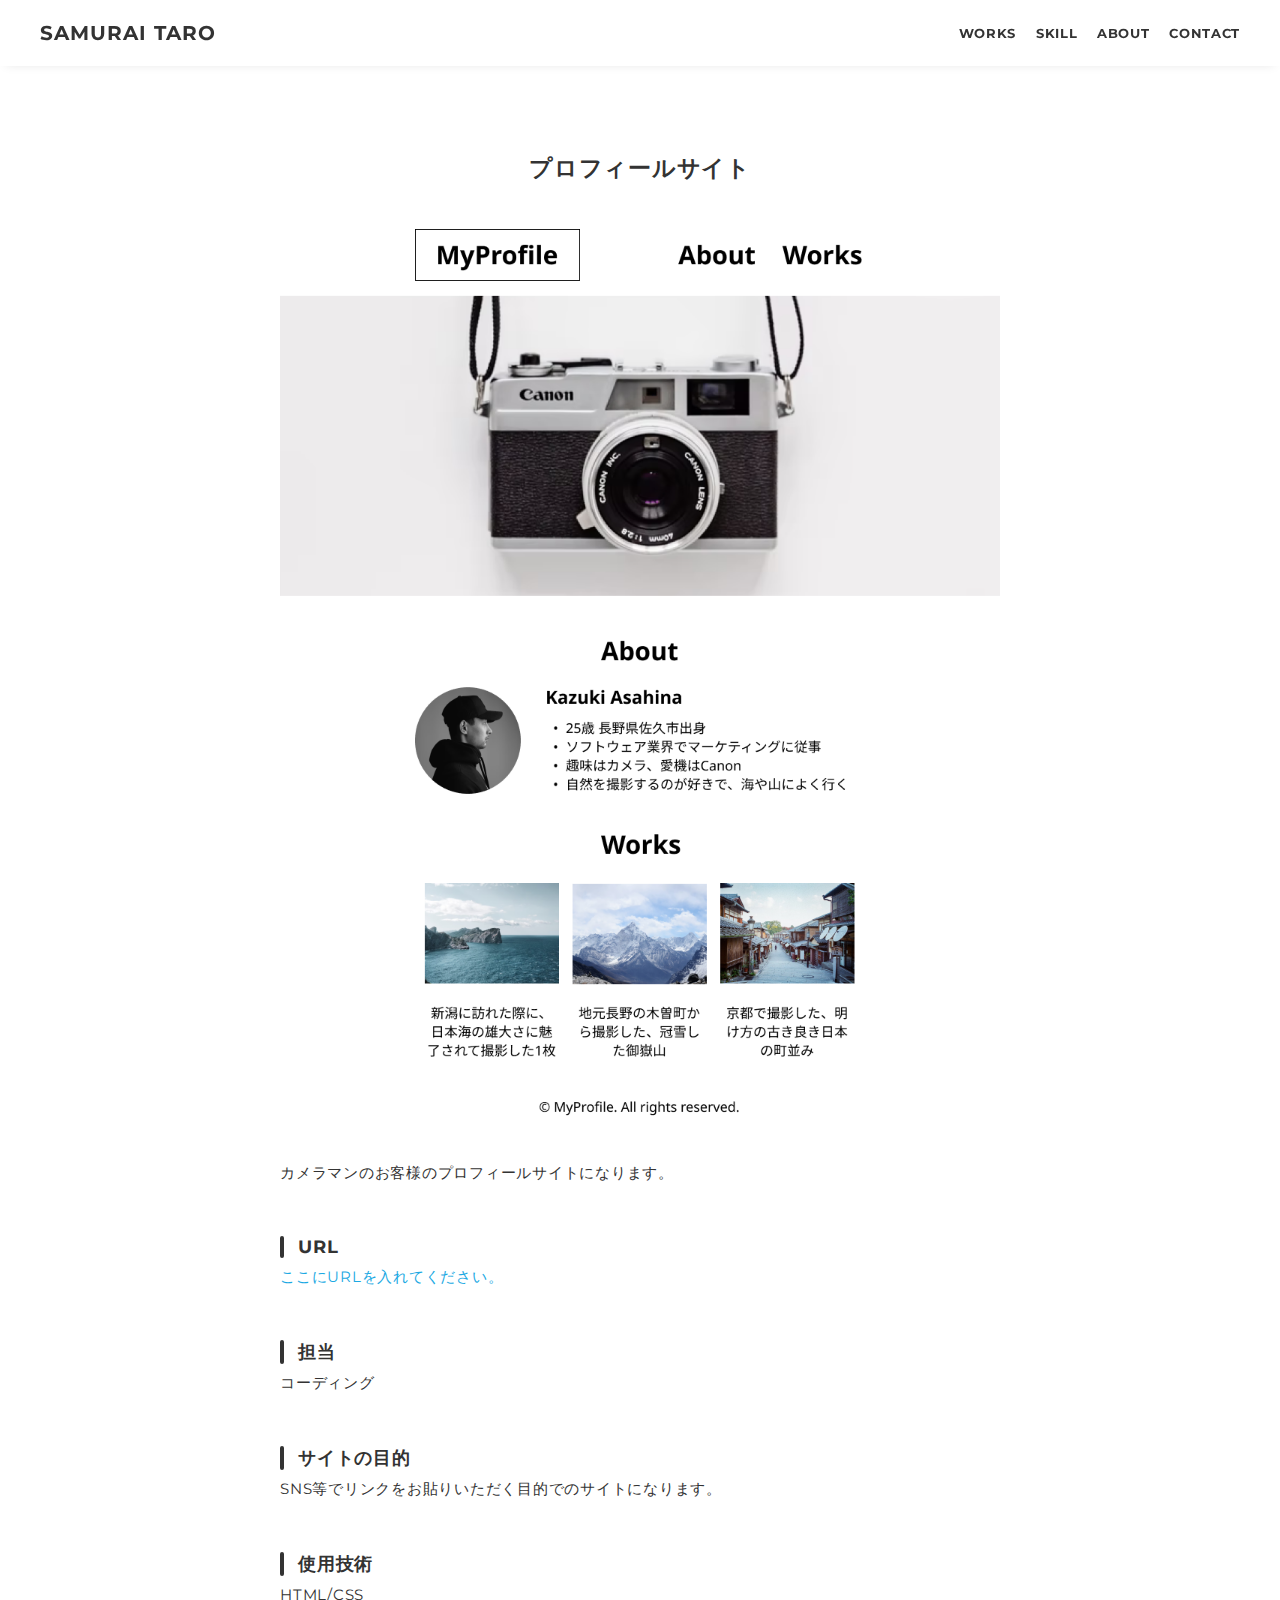
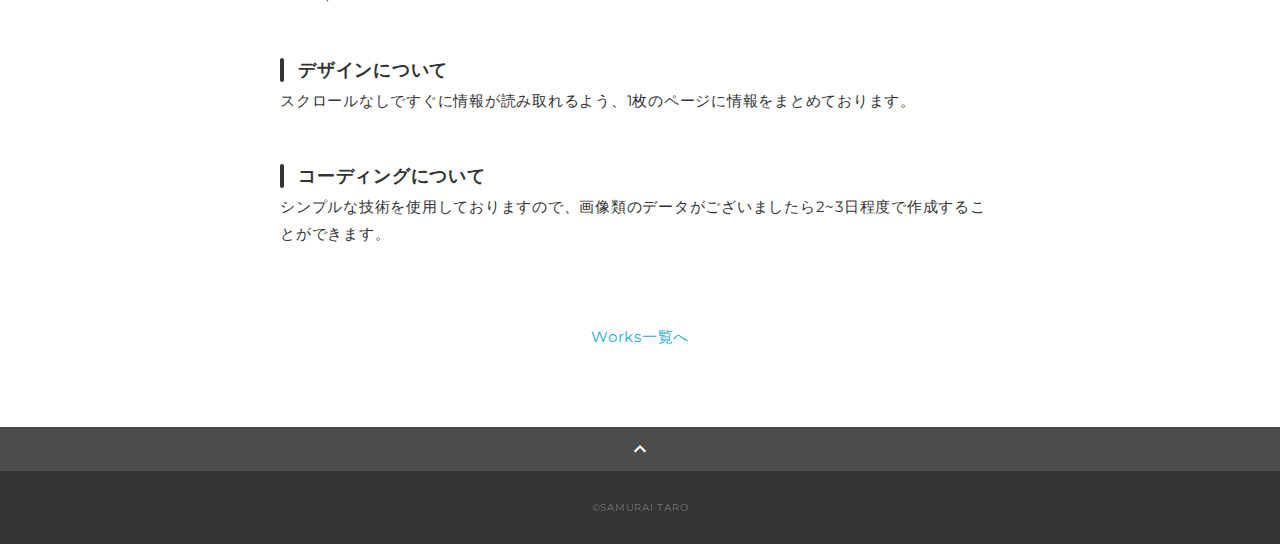
<file: works-2.html>
<!DOCTYPE html>
<html>
<head>
  <meta charset="utf-8">
  <meta name="viewport" content="width=device-width, initial-scale=1.0, maximum-scale=1.0, minimum-scale=1.0">
  <title>SAMURAI ポートフォリオ</title>
  <link rel="preconnect" href="https://fonts.gstatic.com">
  <link href="https://fonts.googleapis.com/css2?family=Montserrat:wght@400;700&display=swap" rel="stylesheet">
  <link href="https://fonts.googleapis.com/css?family=Material+Icons+Outlined" rel="stylesheet">
  <link href="css/ress.css" media="all" rel="stylesheet" type="text/css" />
  <link href="css/style.css" media="all" rel="stylesheet" type="text/css" />
</head>

<body>
  <div class="wrapper">

    <!-- header -->
    <header class="header ">
      <div class="container">
        <h1 class="header-logo">
          <a href="index.html">SAMURAI TARO</a>
        </h1>
        <nav class="gnav">
          <ul class="gnav-list">
            <li class="gnav-item"><a href="index.html#works">WORKS</a></li>
            <li class="gnav-item"><a href="index.html#skill">SKILL</a></li>
            <li class="gnav-item"><a href="index.html#about">ABOUT</a></li>
            <li class="gnav-item"><a href="index.html#contact">CONTACT</a></li>
          </ul>
        </nav>
      </div>
    </header>
    <!-- /header -->

    <main class="content">

      <article class="article">
        <div class="article-container">
          <h2 class="article-title">プロフィールサイト</h2>
          <div class="article-body">
            <p>
              <img src="img/works-detail/works-2_pc.png" alt="">
            </p>
            <p>
              カメラマンのお客様のプロフィールサイトになります。
            </p>
            <h3>URL</h3>
            <p><a href="" target="_blank" rel="noopener">ここにURLを入れてください。</a></p>
            <h3>担当</h3>
            <p>コーディング</p>
            <h3>サイトの目的</h3>
            <p>SNS等でリンクをお貼りいただく目的でのサイトになります。</p>
            <h3>使用技術</h3>
            <p>HTML/CSS</p>
            <h3>デザインについて</h3>
            <p>
              スクロールなしですぐに情報が読み取れるよう、1枚のページに情報をまとめております。
            </p>
            <h3>コーディングについて</h3>
            <p>
              シンプルな技術を使用しておりますので、画像類のデータがございましたら2~3日程度で作成することができます。
            </p>
          </div>
          <div class="home-link">
            <a href="index.html#works">Works一覧へ</a>
          </div>
        </div>
      </article>

      <div class="page-top" id="js-page-top">
        <span class="material-icons-outlined">expand_less</span>
      </div>
    </main>

    <!-- footer -->
    <footer class="footer">
      <div class="copyright">&copy;SAMURAI TARO</div>
    </footer>
    <!-- /footer -->

  </div>
  <script src="https://ajax.googleapis.com/ajax/libs/jquery/3.6.0/jquery.min.js"></script>
  <script type='text/javascript' src="js/script.js"></script>
</body>
</html>
</file>
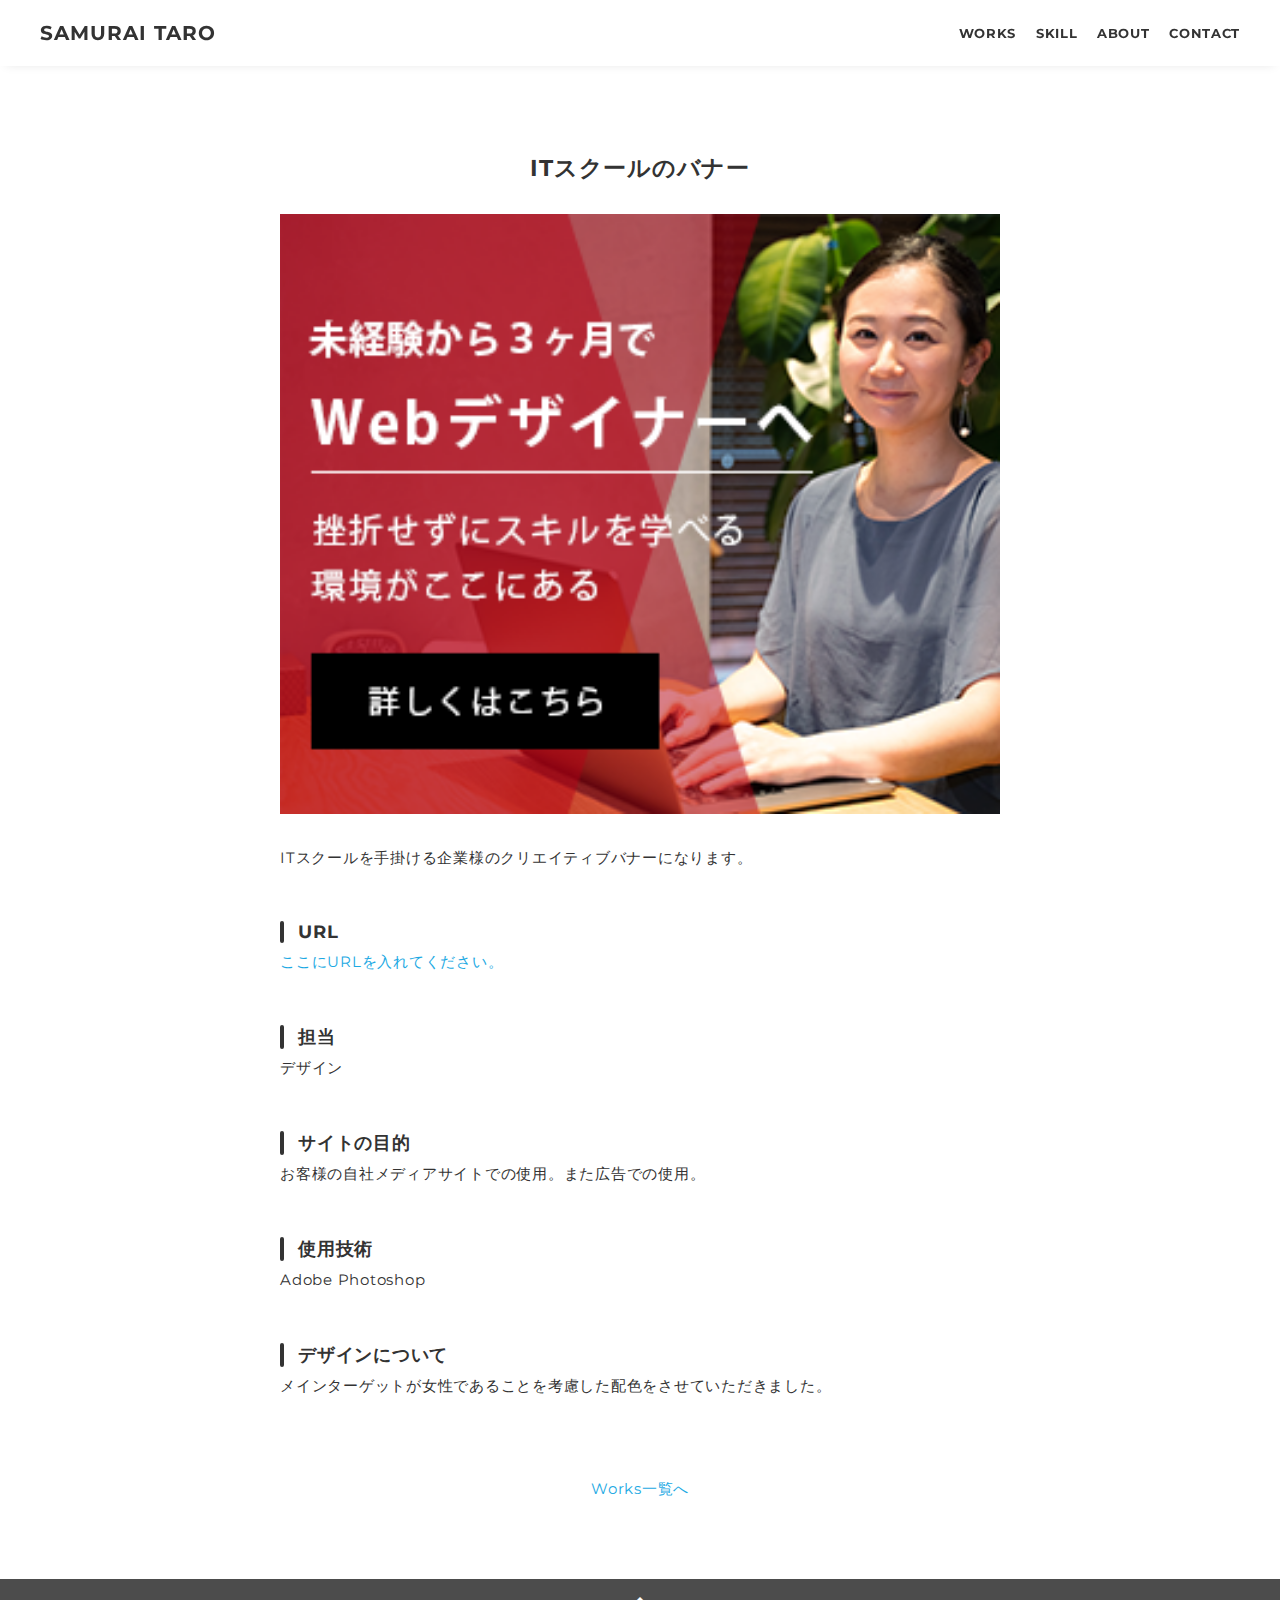
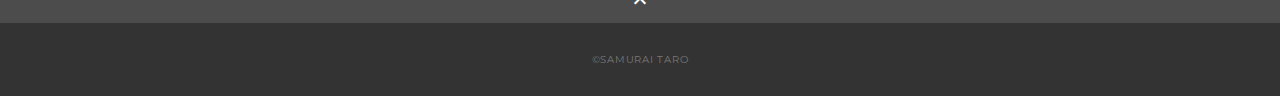
<file: works-4.html>
<!DOCTYPE html>
<html>
<head>
  <meta charset="utf-8">
  <meta name="viewport" content="width=device-width, initial-scale=1.0, maximum-scale=1.0, minimum-scale=1.0">
  <title>SAMURAI ポートフォリオ</title>
  <link rel="preconnect" href="https://fonts.gstatic.com">
  <link href="https://fonts.googleapis.com/css2?family=Montserrat:wght@400;700&display=swap" rel="stylesheet">
  <link href="https://fonts.googleapis.com/css?family=Material+Icons+Outlined" rel="stylesheet">
  <link href="css/ress.css" media="all" rel="stylesheet" type="text/css" />
  <link href="css/style.css" media="all" rel="stylesheet" type="text/css" />
</head>

<body>
  <div class="wrapper">

    <!-- header -->
    <header class="header ">
      <div class="container">
        <h1 class="header-logo">
          <a href="index.html">SAMURAI TARO</a>
        </h1>
        <nav class="gnav">
          <ul class="gnav-list">
            <li class="gnav-item"><a href="index.html#works">WORKS</a></li>
            <li class="gnav-item"><a href="index.html#skill">SKILL</a></li>
            <li class="gnav-item"><a href="index.html#about">ABOUT</a></li>
            <li class="gnav-item"><a href="index.html#contact">CONTACT</a></li>
          </ul>
        </nav>
      </div>
    </header>
    <!-- /header -->

    <main class="content">

      <article class="article">
        <div class="article-container">
          <h2 class="article-title">ITスクールのバナー</h2>
          <div class="article-body">
            <p style="text-align: center;">
              <img src="img/works-detail/works-4.png" alt="">
            </p>
            <p>
              ITスクールを手掛ける企業様のクリエイティブバナーになります。
            </p>
            <h3>URL</h3>
            <p><a href="" target="_blank" rel="noopener">ここにURLを入れてください。</a></p>
            <h3>担当</h3>
            <p>デザイン</p>
            <h3>サイトの目的</h3>
            <p>お客様の自社メディアサイトでの使用。また広告での使用。</p>
            <h3>使用技術</h3>
            <p>Adobe Photoshop</p>
            <h3>デザインについて</h3>
            <p>
              メインターゲットが女性であることを考慮した配色をさせていただきました。
            </p>
          </div>
          <div class="home-link">
            <a href="index.html#works">Works一覧へ</a>
          </div>
        </div>
      </article>

      <div class="page-top" id="js-page-top">
        <span class="material-icons-outlined">expand_less</span>
      </div>
    </main>

    <!-- footer -->
    <footer class="footer">
      <div class="copyright">&copy;SAMURAI TARO</div>
    </footer>
    <!-- /footer -->

  </div>
  <script src="https://ajax.googleapis.com/ajax/libs/jquery/3.6.0/jquery.min.js"></script>
  <script type='text/javascript' src="js/script.js"></script>
</body>
</html>
</file>
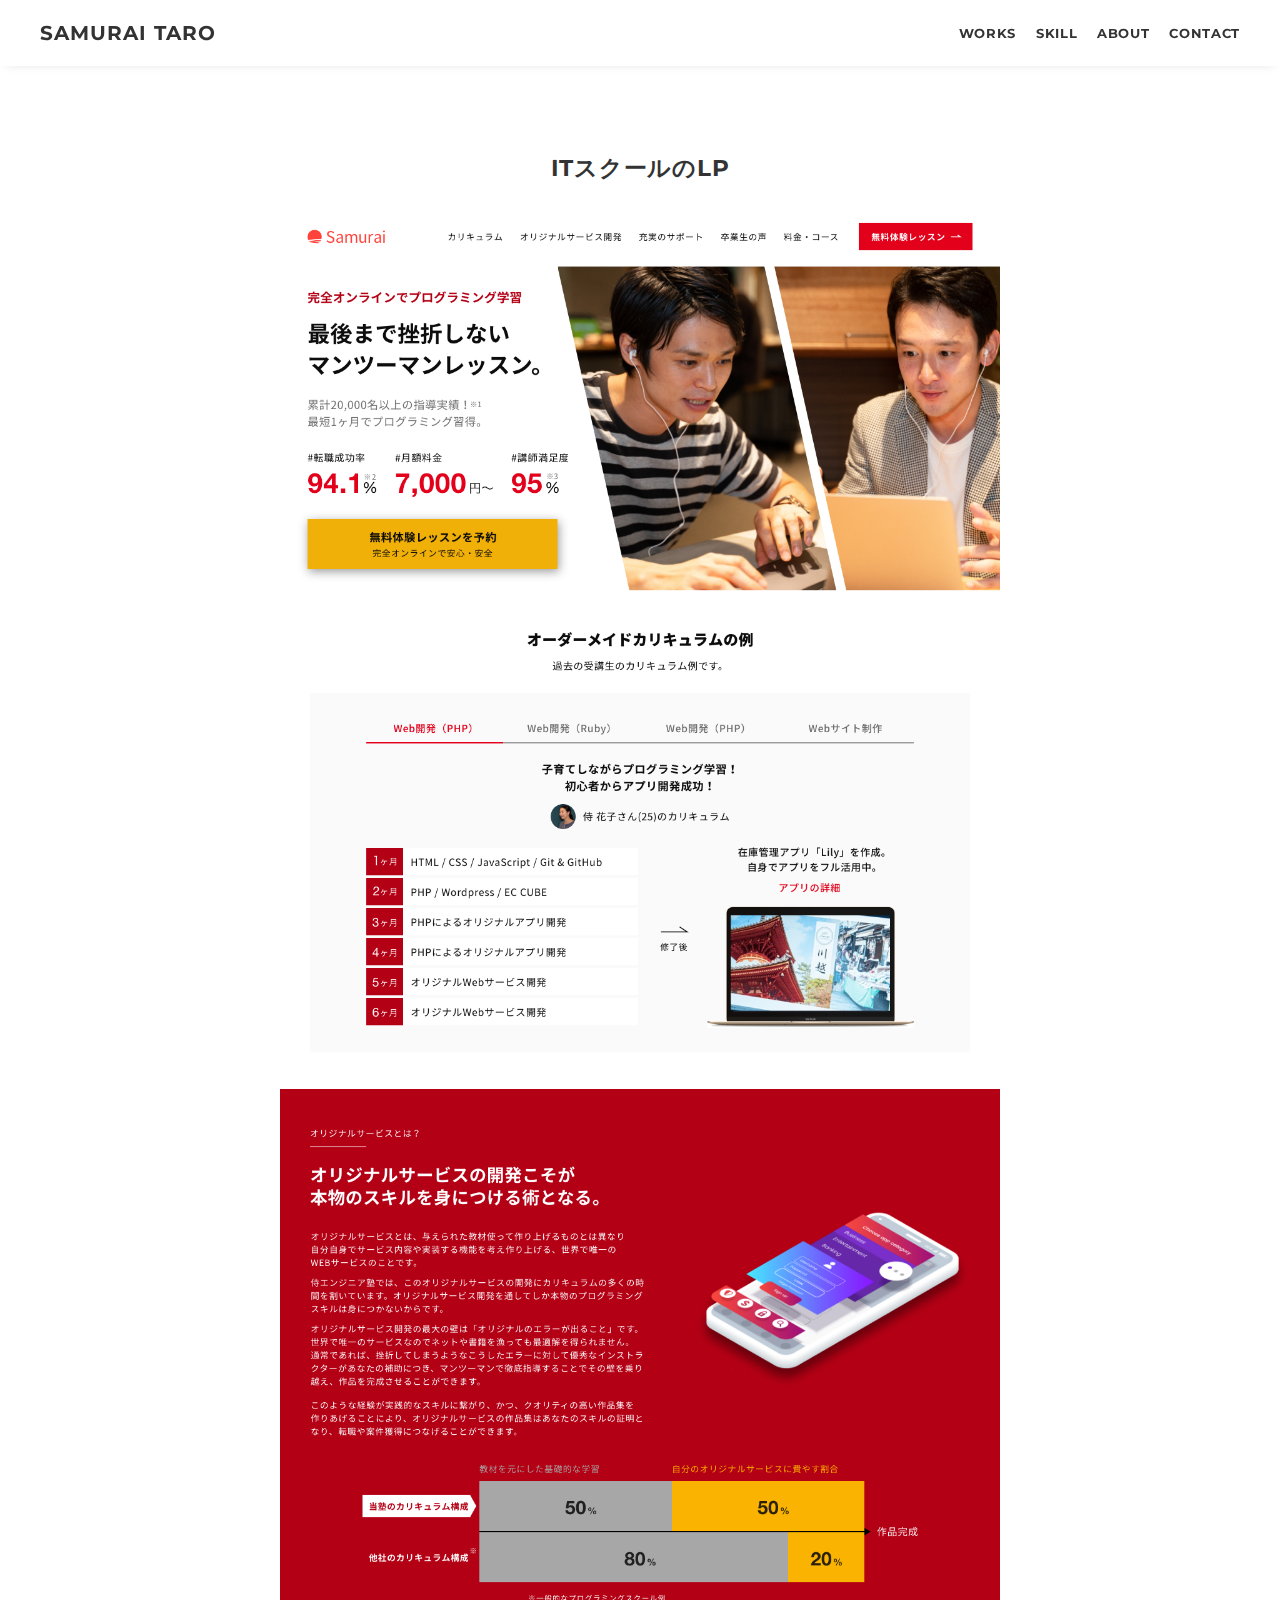
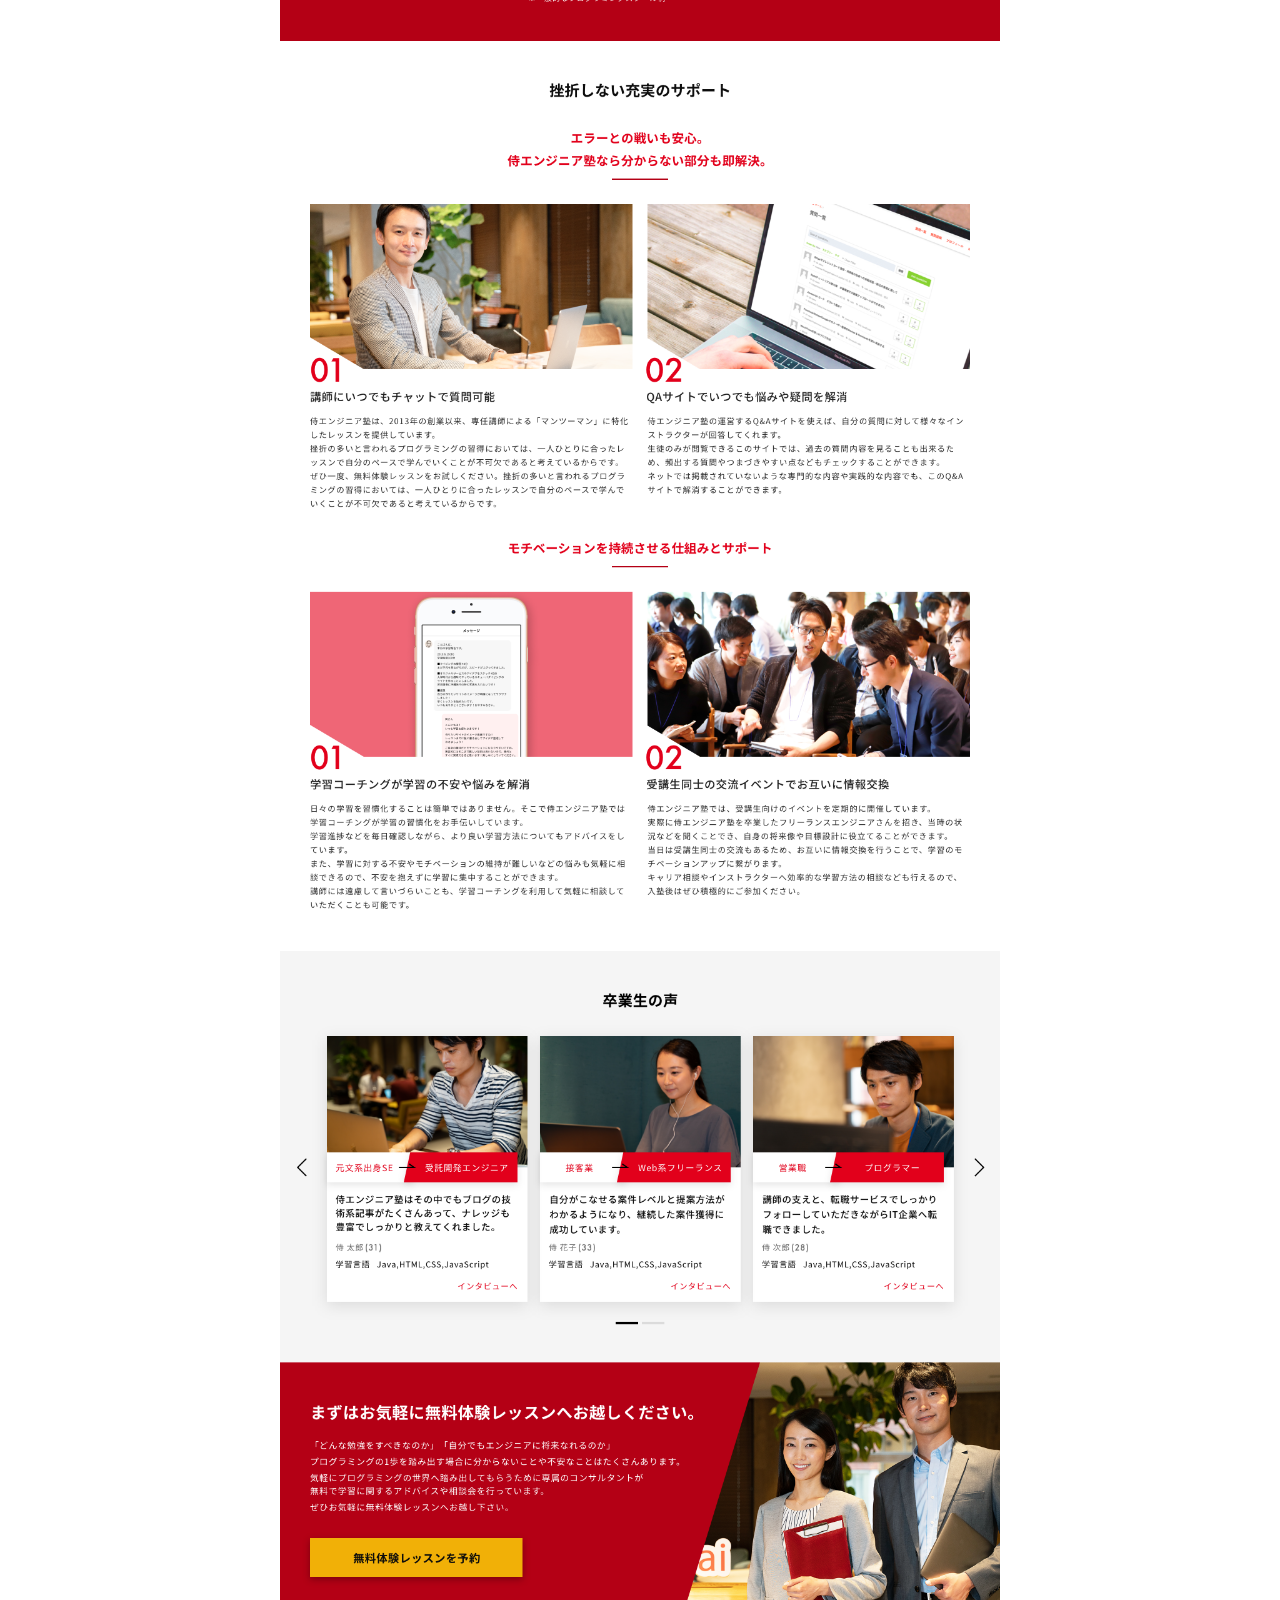
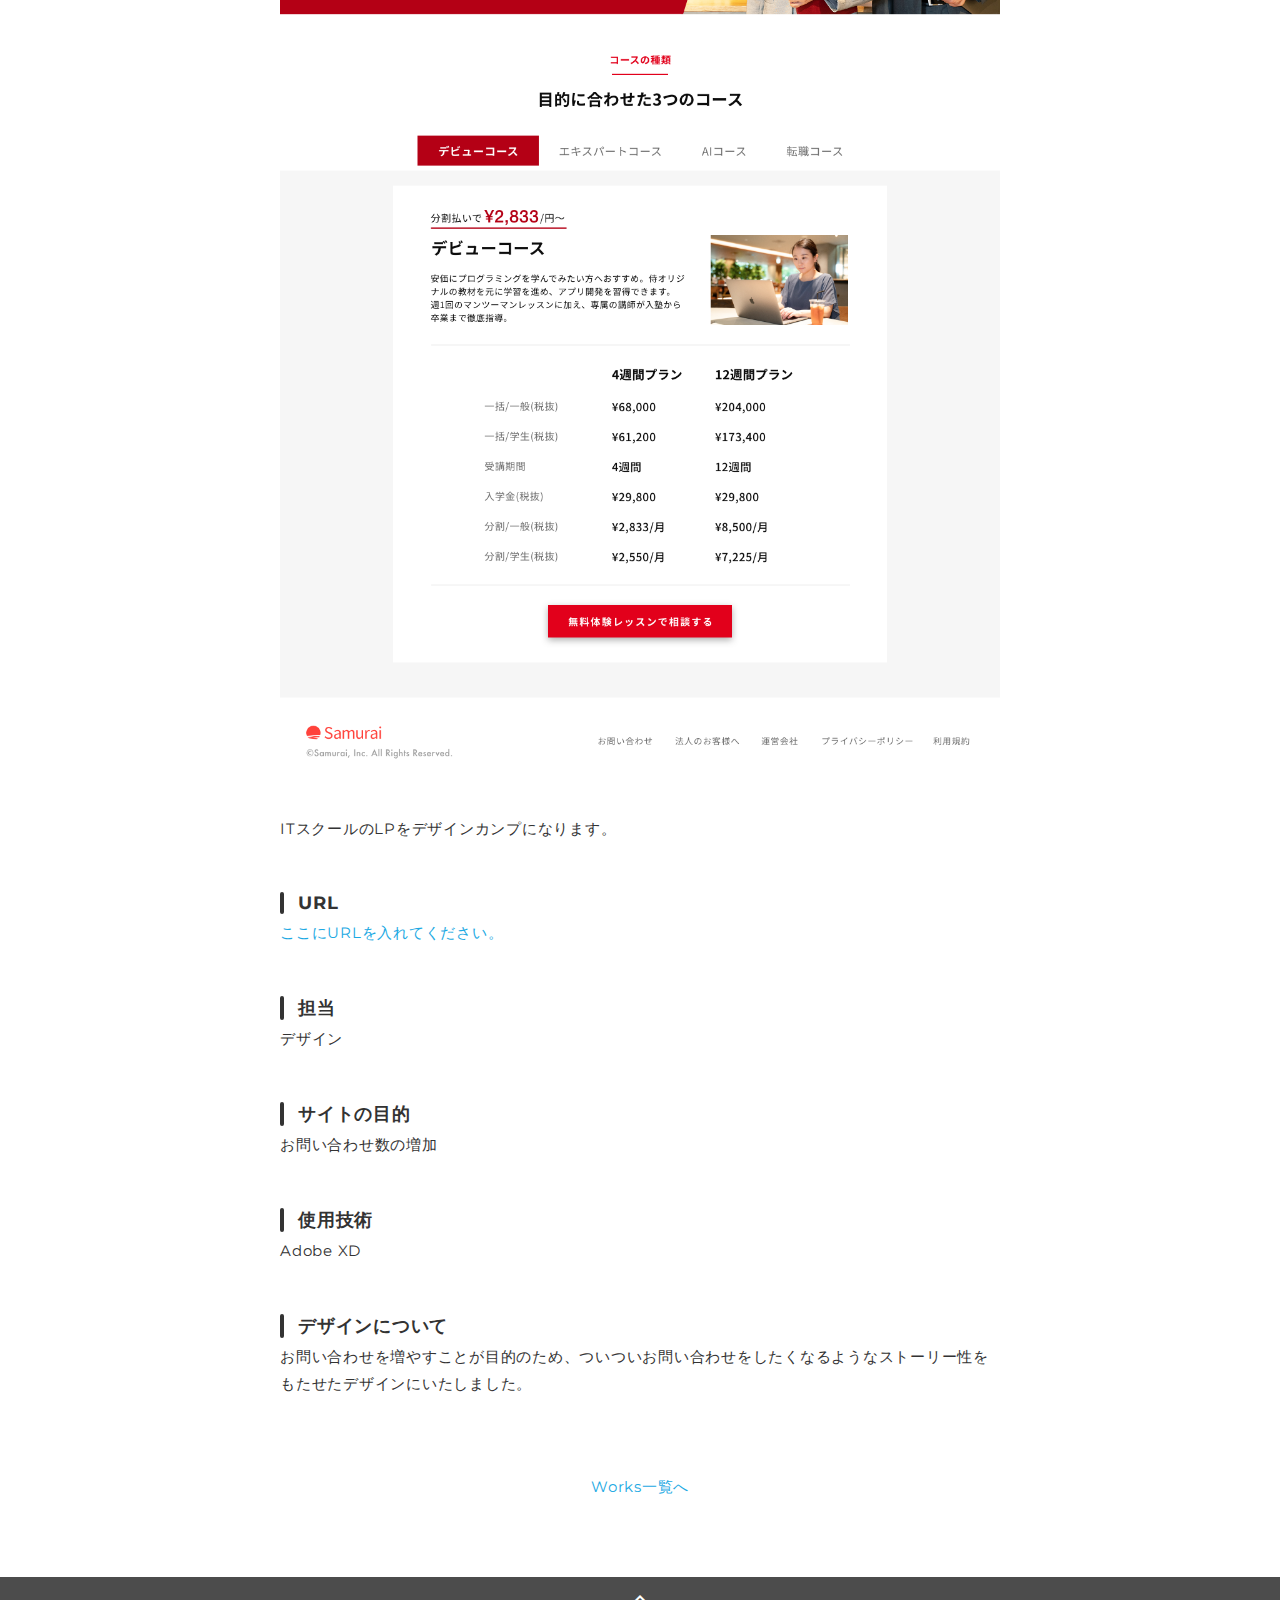
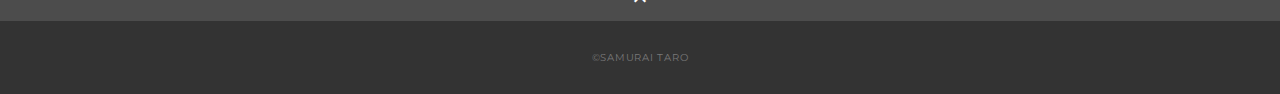
<file: works-5.html>
<!DOCTYPE html>
<html>
<head>
  <meta charset="utf-8">
  <meta name="viewport" content="width=device-width, initial-scale=1.0, maximum-scale=1.0, minimum-scale=1.0">
  <title>SAMURAI ポートフォリオ</title>
  <link rel="preconnect" href="https://fonts.gstatic.com">
  <link href="https://fonts.googleapis.com/css2?family=Montserrat:wght@400;700&display=swap" rel="stylesheet">
  <link href="https://fonts.googleapis.com/css?family=Material+Icons+Outlined" rel="stylesheet">
  <link href="css/ress.css" media="all" rel="stylesheet" type="text/css" />
  <link href="css/style.css" media="all" rel="stylesheet" type="text/css" />
</head>

<body>
  <div class="wrapper">

    <!-- header -->
    <header class="header ">
      <div class="container">
        <h1 class="header-logo">
          <a href="index.html">SAMURAI TARO</a>
        </h1>
        <nav class="gnav">
          <ul class="gnav-list">
            <li class="gnav-item"><a href="index.html#works">WORKS</a></li>
            <li class="gnav-item"><a href="index.html#skill">SKILL</a></li>
            <li class="gnav-item"><a href="index.html#about">ABOUT</a></li>
            <li class="gnav-item"><a href="index.html#contact">CONTACT</a></li>
          </ul>
        </nav>
      </div>
    </header>
    <!-- /header -->

    <main class="content">

      <article class="article">
        <div class="article-container">
          <h2 class="article-title">ITスクールのLP</h2>
          <div class="article-body">
            <p>
              <img src="img/works-detail/works-5.png" alt="">
            </p>
            <p>
              ITスクールのLPをデザインカンプになります。
            </p>
            <h3>URL</h3>
            <p><a href="" target="_blank" rel="noopener">ここにURLを入れてください。</a></p>
            <h3>担当</h3>
            <p>デザイン</p>
            <h3>サイトの目的</h3>
            <p>お問い合わせ数の増加</p>
            <h3>使用技術</h3>
            <p>Adobe XD</p>
            <h3>デザインについて</h3>
            <p>
              お問い合わせを増やすことが目的のため、ついついお問い合わせをしたくなるようなストーリー性をもたせたデザインにいたしました。
            </p>
          </div>
          <div class="home-link">
            <a href="index.html#works">Works一覧へ</a>
          </div>
        </div>
      </article>

      <div class="page-top" id="js-page-top">
        <span class="material-icons-outlined">expand_less</span>
      </div>
    </main>

    <!-- footer -->
    <footer class="footer">
      <div class="copyright">&copy;SAMURAI TARO</div>
    </footer>
    <!-- /footer -->

  </div>
  <script src="https://ajax.googleapis.com/ajax/libs/jquery/3.6.0/jquery.min.js"></script>
  <script type='text/javascript' src="js/script.js"></script>
</body>
</html>
</file>
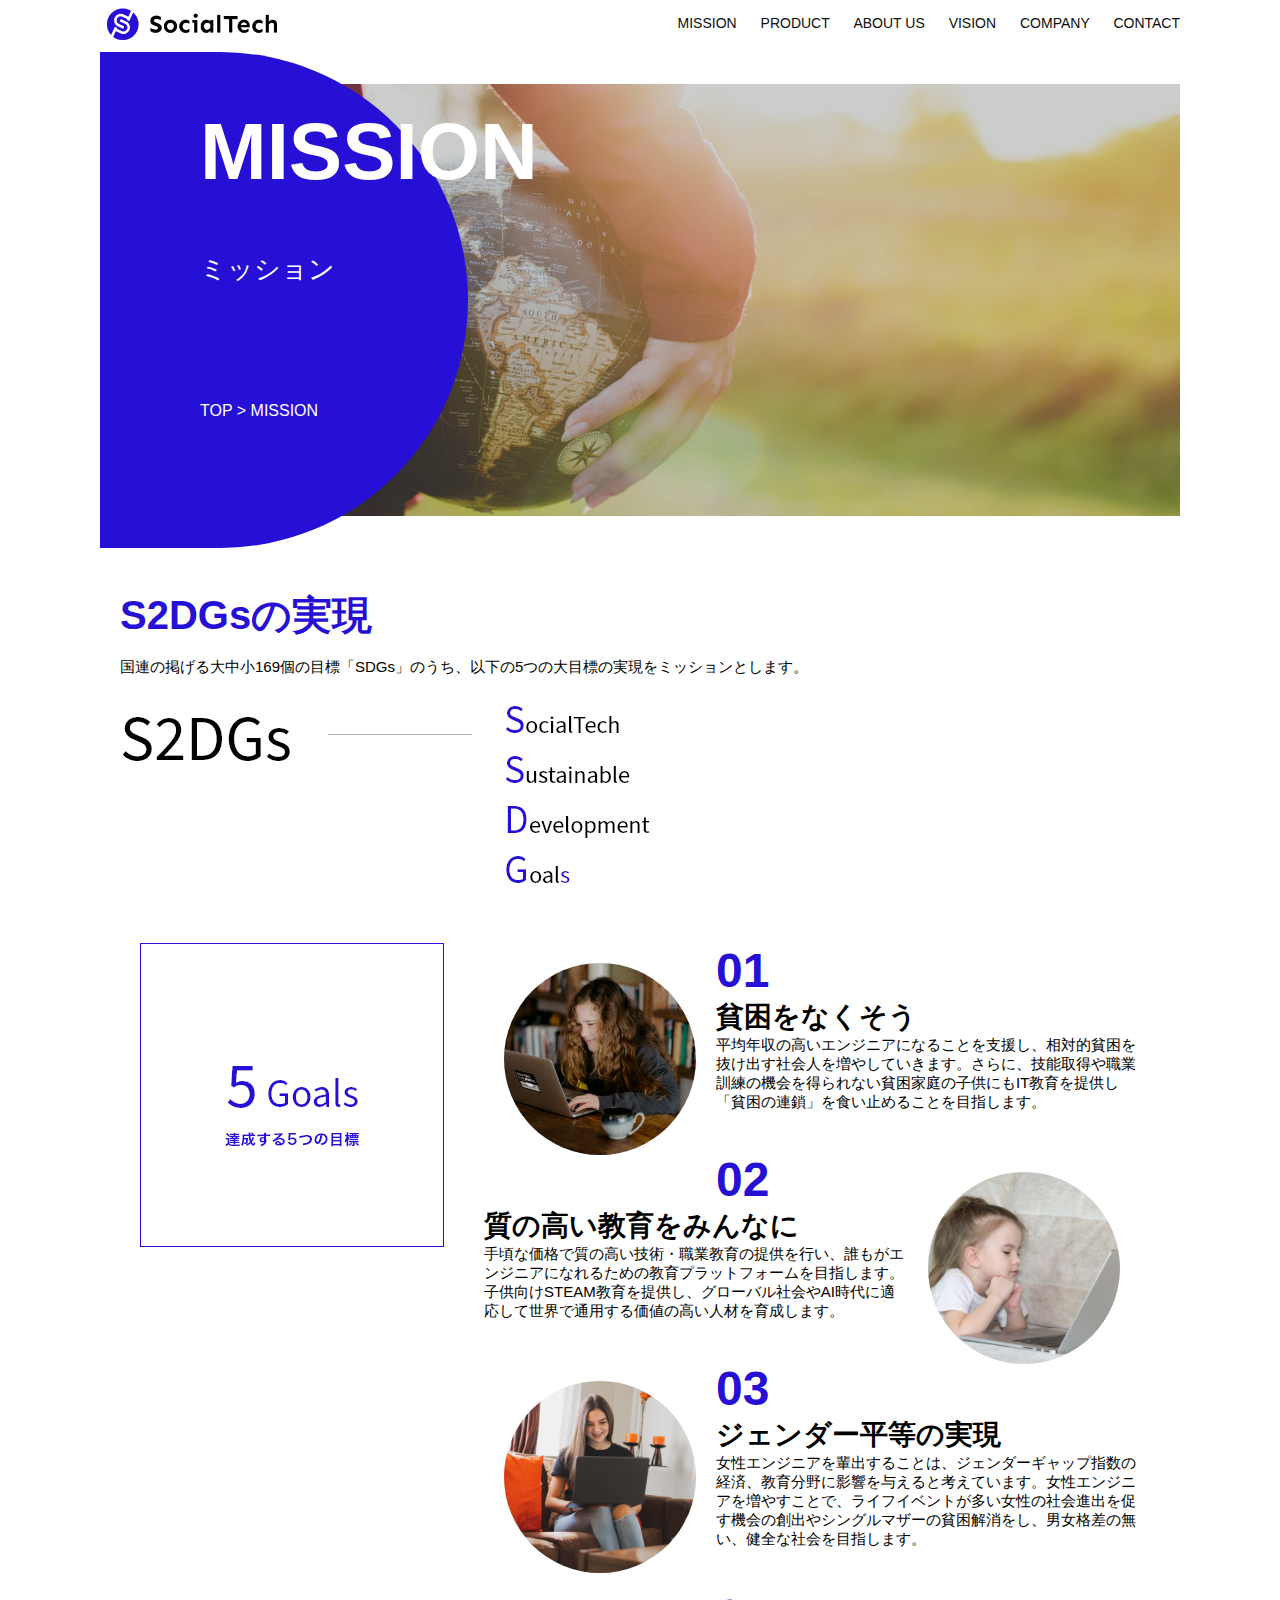
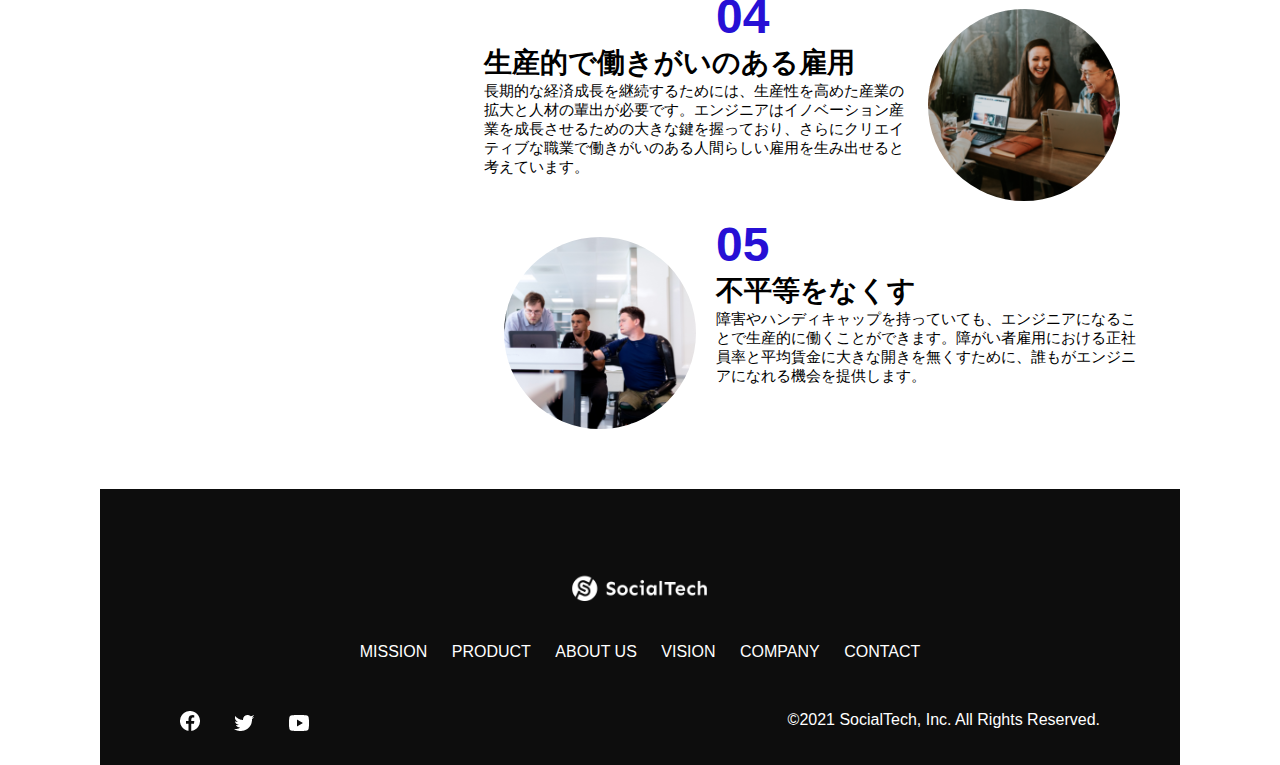
<file: socialtech/mission.html>
<!DOCTYPE html>

<html>
  <head>
    <title>SocialTech - MISSION ミッション -</title>
    <meta name="description" content="SocialTechが目指す5つの目標（S2DGs）を紹介します">
    <meta name="viewport" content="width=device-width, initial-scale=1.0">
    <link rel="stylesheet" href="style.css">
    <style>
      img:not([alt]) {
        border: 10px solid red;
      }
    </style>
  </head>

  <body>
    <body>
      <!-- ヘッダー -->
      <header>
        <!-- ロゴ -->
        <a href="index.html" id="logo"><img src="images/logo.png" alt="トップページに戻る"></a>
    
        <!-- PC用ナビゲーション -->
        <nav id="nav-pc">
          <a href="mission.html">MISSION</a>
          <a href="product.html">PRODUCT</a>
          <a href="index.html#aboutus">ABOUT US</a>
          <a href="index.html#vision">VISION</a>
          <a href="index.html#company">COMPANY</a>
          <a href="index.html#contact">CONTACT</a>
        </nav>
    
        <!-- スマホ用メニューボタン -->
        <img id="menu-sp" src="images/button-menu.png" alt="ナビゲーションを開く" onclick="document.getElementById('nav-sp').style.display = 'block'">
    
        <!-- スマホ用ナビゲーション -->
        <nav id="nav-sp">
          <img id="close" src="images/button-close.png" alt="ナビゲーションを閉じる" onclick="document.getElementById('nav-sp').style.display = 'none'">
          <a id="logo-sp" href="index.html" onclick="document.getElementById('nav-sp').style.display = 'none'"><img
              src="images/logo-sp.png" alt="トップページに戻る"></a>
          <a class="menu" href="mission.html" onclick="document.getElementById('nav-sp').style.display = 'none'">MISSION</a>
          <a class="menu" href="product.html" onclick="document.getElementById('nav-sp').style.display = 'none'">PRODUCT</a>
          <a class="menu" href="index.html#aboutus" onclick="document.getElementById('nav-sp').style.display = 'none'">ABOUT
            US</a>
          <a class="menu" href="index.html#vision"
            onclick="document.getElementById('nav-sp').style.display = 'none'">VISION</a>
          <a class="menu" href="index.html#company"
            onclick="document.getElementById('nav-sp').style.display = 'none'">COMPANY</a>
          <a class="menu" href="index.html#contact"
            onclick="document.getElementById('nav-sp').style.display = 'none'">CONTACT</a>
          <div id="sns">
            <a href="https://www.facebook.com/sejuku2013"><img src="images/button-facebook.png" alt="Facebookのリンク"></a>
            <a href="https://twitter.com/samuraijuku"><img src="images/button-twitter.png" alt="Twitterのリンク"></a>
            <a href="https://www.youtube.com/channel/UCCFOQO5aDK0xXam4cUQXT8g"><img src="images/button-youtube.png" alt="YouTubeのリンク"></a>
          </div>
        </nav>
      </header>
      <main>
        <article>
          <section id="mission-main">
            <div id="mission-title">
              <h1>MISSION</h1>
              <span>ミッション</span>
              <div>TOP > MISSION</div>
            </div>
          </section>

          <section id="mission-s2dgs">
            <h2 class="mission-h2">S2DGsの実現</h2>
            <p>国連の掲げる大中小169個の目標「SDGs」のうち、以下の5つの大目標の実現をミッションとします。</p>
            <img src="images/mission/mission-s2dgs.png" alt="S2DGs">
          </section>

          <section id="mission-5goals">
            <div>
              <img id="s2dgs-image" src="images/mission/mission-5goals.png" alt="5Goals">
            </div>

            <div>
              <div>
                <img class="fivegoals-image-left" src="images/mission/mission-5goals01.png" alt="PCを操作する女の子">
                <span class="fivegoals-number">01</span>
                <h3 class="fivegoals-h3">貧困をなくそう</h3>
                <p class="fivegoals-p">平均年収の高いエンジニアになることを支援し、相対的貧困を抜け出す社会人を増やしていきます。さらに、技能取得や職業訓練の機会を得られない貧困家庭の子供にもIT教育を提供し「貧困の連鎖」を食い止めることを目指します。</p>
                </div>

                <div>
                  <img class="fivegoals-image-right" src="images/mission/mission-5goals02.png" alt="PCを見つめる小さい女の子">
                  <span class="fivegoals-number">02</span>
                  <h3 class="fivegoals-h3">質の高い教育をみんなに</h3>
                  <p class="fivegoals-p">
                    手頃な価格で質の高い技術・職業教育の提供を行い、誰もがエンジニアになれるための教育プラットフォームを目指します。子供向けSTEAM教育を提供し、グローバル社会やAI時代に適応して世界で通用する価値の高い人材を育成します。
                  </p>
                </div>
        
                <div>
                  <img class="fivegoals-image-left" src="images/mission/mission-5goals03.png" alt="PCを操作する女性">
                  <span class="fivegoals-number">03</span>
                  <h3 class="fivegoals-h3">ジェンダー平等の実現</h3>
                  <p class="fivegoals-p">
                    女性エンジニアを輩出することは、ジェンダーギャップ指数の経済、教育分野に影響を与えると考えています。女性エンジニアを増やすことで、ライフイベントが多い女性の社会進出を促す機会の創出やシングルマザーの貧困解消をし、男女格差の無い、健全な社会を目指します。
                  </p>
                </div>
        
                <div>
                  <img class="fivegoals-image-right" src="images/mission/mission-5goals04.png" alt="笑顔で話し合う3人の男女">
                  <span class="fivegoals-number">04</span>
                  <h3 class="fivegoals-h3">生産的で働きがいのある雇用</h3>
                  <p class="fivegoals-p">
                    長期的な経済成長を継続するためには、生産性を高めた産業の拡大と人材の輩出が必要です。エンジニアはイノベーション産業を成長させるための大きな鍵を握っており、さらにクリエイティブな職業で働きがいのある人間らしい雇用を生み出せると考えています。
                  </p>
                </div>
        
                <div>
                  <img class="fivegoals-image-left" src="images/mission/mission-5goals05.png" alt="障害を持つ男性が生き生きと働く様子">
                  <span class="fivegoals-number">05</span>
                  <h3 class="fivegoals-h3">不平等をなくす</h3>
                  <p class="fivegoals-p">
                    障害やハンディキャップを持っていても、エンジニアになることで生産的に働くことができます。障がい者雇用における正社員率と平均賃金に大きな開きを無くすために、誰もがエンジニアになれる機会を提供します。
                  </p>
                </div>
              </div>
          </section>
          
        </article>
        <footer>
          <div id="footer-logo">
            <img src="images/logo-sp.png" alt="SocialTech">
          </div>
          <div id="footer-link">
            <a href="mission.html">MISSION</a>
            <a href="product.html">PRODUCT</a>
            <a href="index.html#aboutus">ABOUT US</a>
            <a href="index.html#vision">VISION</a>
            <a href="index.html#company">COMPANY</a>
            <a href="index.html#contact">CONTACT</a>
          </div>
          <div id="sns-footer">
            <a href="https://www.facebook.com/sejuku2013"><img src="images/button-facebook.png" alt="Facebookのリンク"></a>
            <a href="https://twitter.com/samuraijuku"><img src="images/button-twitter.png" alt="Twitterのリンク"></a>
            <a href="https://www.youtube.com/channel/UCCFOQO5aDK0xXam4cUQXT8g"><img src="images/button-youtube.png" alt="YouTubeのリンク"></a>
            <span id="copyright">&copy;2021 SocialTech, Inc. All Rights Reserved. </span>
          </div>
        </footer>
      </main>
    </body>
   
    </html>
</file>
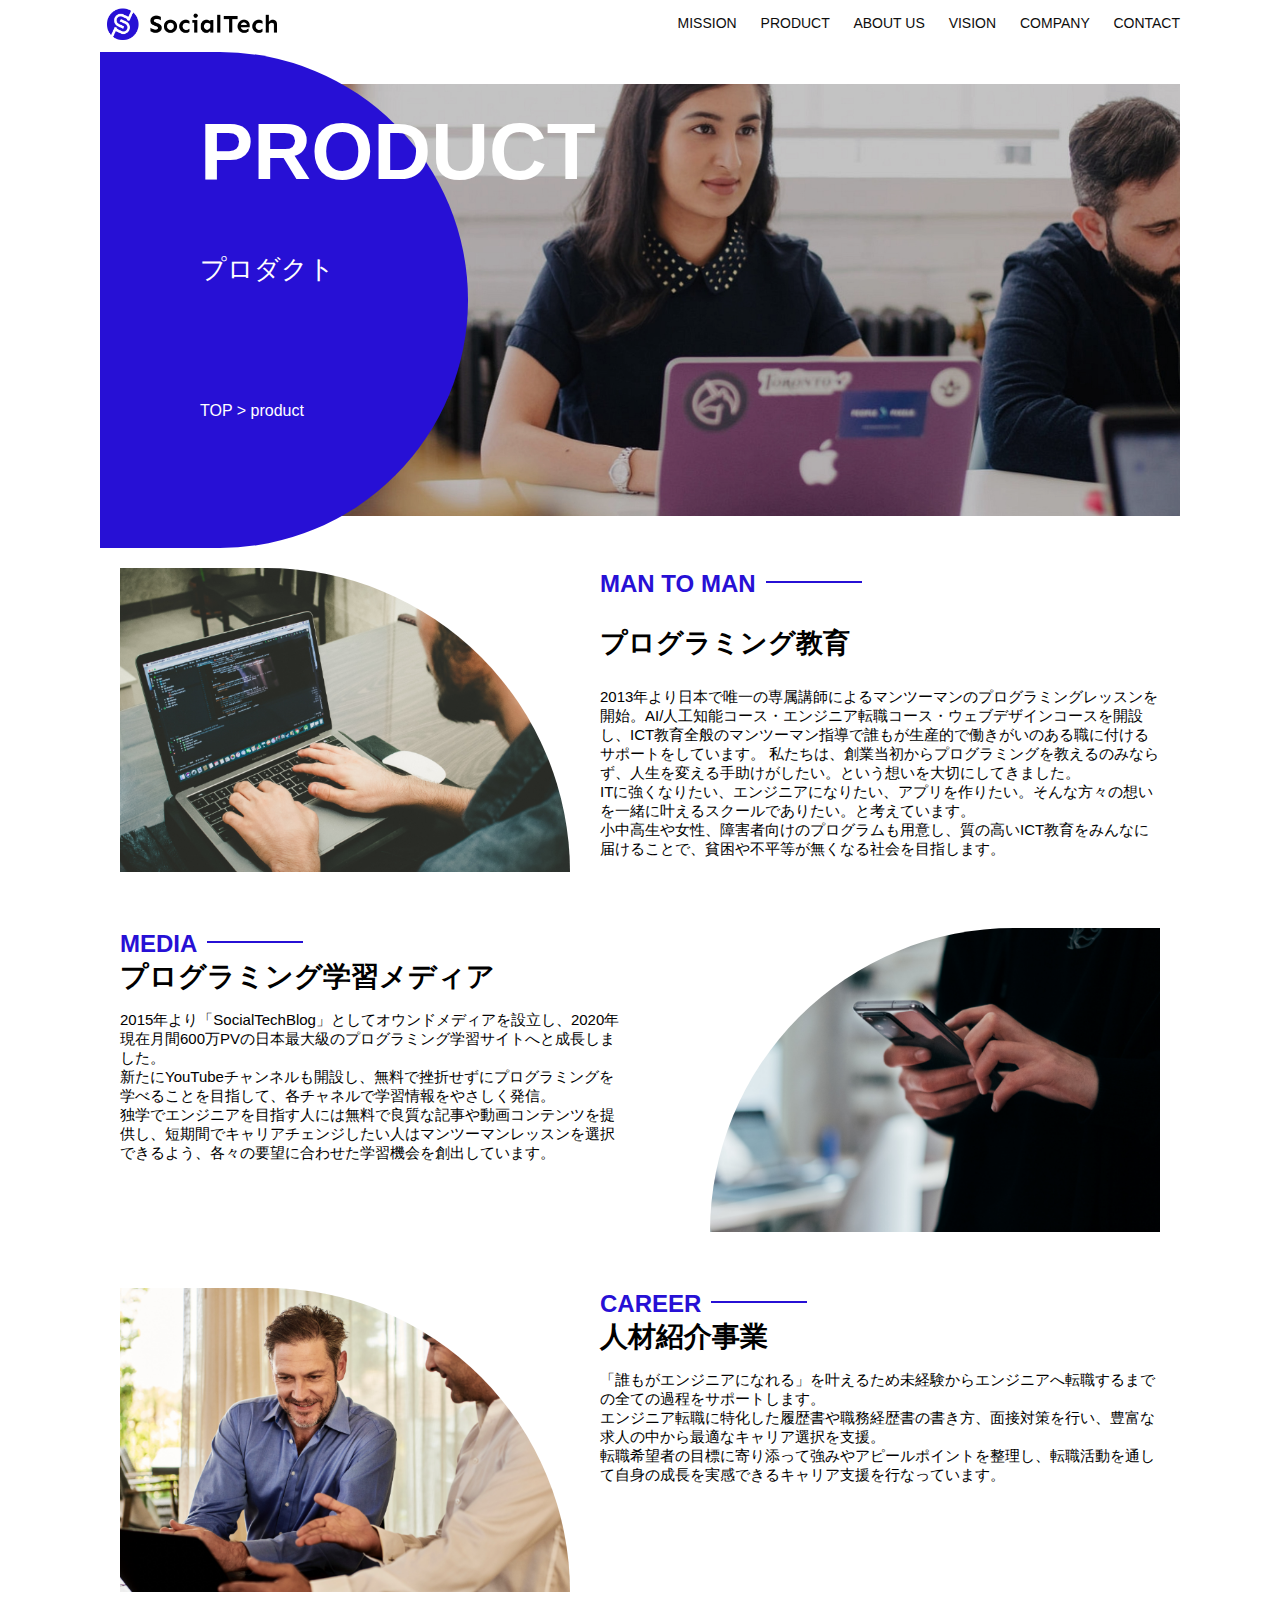
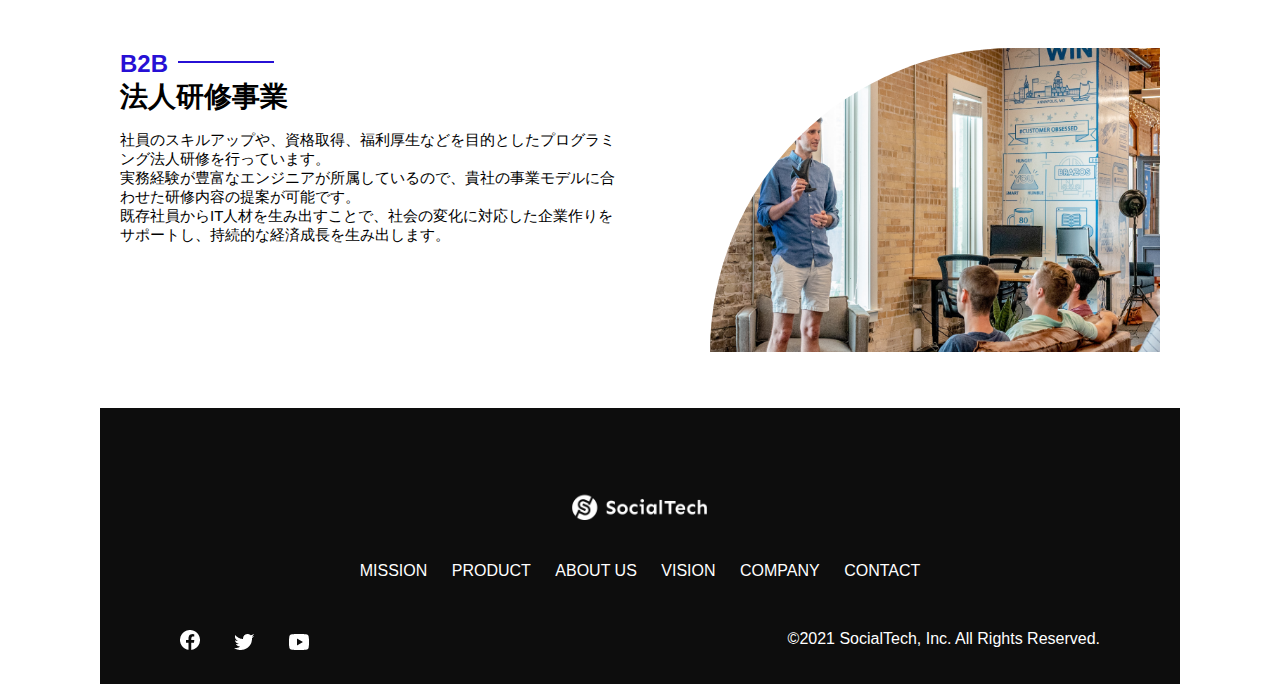
<file: socialtech/product.html>
<!DOCTYPE html>

<html>
  <head>
    <title>SocialTech -PRODUCT プロダクト-</title>
    <meta name="description" content="SocialTechの4つのプロダクトを紹介します">
    <meta name="viewport" content="width=device-width, initial-scale=1.0">
    <link rel="stylesheet" href="style.css">
    <style>
      img:not([alt]) {
        border: 10px solid red;
      }
    </style>
  </head>

  <body>
    <body>
      <!-- ヘッダー -->
      <header>
        <!-- ロゴ -->
        <a href="index.html" id="logo"><img src="images/logo.png" alt="トップページに戻る"></a>
    
        <!-- PC用ナビゲーション -->
        <nav id="nav-pc">
          <a href="mission.html">MISSION</a>
          <a href="product.html">PRODUCT</a>
          <a href="index.html#aboutus">ABOUT US</a>
          <a href="index.html#vision">VISION</a>
          <a href="index.html#company">COMPANY</a>
          <a href="index.html#contact">CONTACT</a>
        </nav>
    
        <!-- スマホ用メニューボタン -->
        <img id="menu-sp" src="images/button-menu.png" alt="ナビゲーションを開く" onclick="document.getElementById('nav-sp').style.display = 'block'">
    
        <!-- スマホ用ナビゲーション -->
        <nav id="nav-sp">
          <img id="close" src="images/button-close.png" alt="ナビゲーションを閉じる" onclick="document.getElementById('nav-sp').style.display = 'none'">
          <a id="logo-sp" href="index.html" onclick="document.getElementById('nav-sp').style.display = 'none'"><img
              src="images/logo-sp.png" alt="トップページに戻る"></a>
          <a class="menu" href="mission.html" onclick="document.getElementById('nav-sp').style.display = 'none'">MISSION</a>
          <a class="menu" href="product.html" onclick="document.getElementById('nav-sp').style.display = 'none'">PRODUCT</a>
          <a class="menu" href="index.html#aboutus" onclick="document.getElementById('nav-sp').style.display = 'none'">ABOUT
            US</a>
          <a class="menu" href="index.html#vision"
            onclick="document.getElementById('nav-sp').style.display = 'none'">VISION</a>
          <a class="menu" href="index.html#company"
            onclick="document.getElementById('nav-sp').style.display = 'none'">COMPANY</a>
          <a class="menu" href="index.html#contact"
            onclick="document.getElementById('nav-sp').style.display = 'none'">CONTACT</a>
          <div id="sns">
            <a href="https://www.facebook.com/sejuku2013"><img src="images/button-facebook.png" alt="Facebookのリンク"></a>
            <a href="https://twitter.com/samuraijuku"><img src="images/button-twitter.png" alt="Twitterのリンク"></a>
            <a href="https://www.youtube.com/channel/UCCFOQO5aDK0xXam4cUQXT8g"><img src="images/button-youtube.png" alt="YouTubeのリンク"></a>
          </div>
        </nav>
      </header>
      <main>
        <article>
          <section id="product-main">
            <div id="product-title">
              <h1>PRODUCT</h1>
              <span>プロダクト</span>
              <div>TOP > product</div>
            </div>
          </section>

          <section class="product-section1">
            <img src="images/product/product-mantoman.png" alt="PCでコードを書く男性">
            <div>
            <h2 class="product-h2">MAN TO MAN</h2>
            <h3 class="product-h>プログラミング教育">プログラミング教育</h3>
            <p>2013年より日本で唯一の専属講師によるマンツーマンのプログラミングレッスンを開始。AI/人工知能コース・エンジニア転職コース・ウェブデザインコースを開設し、ICT教育全般のマンツーマン指導で誰もが生産的で働きがいのある職に付けるサポートをしています。
              私たちは、創業当初からプログラミングを教えるのみならず、人生を変える手助けがしたい。という想いを大切にしてきました。<br>ITに強くなりたい、エンジニアになりたい、アプリを作りたい。そんな方々の想いを一緒に叶えるスクールでありたい。と考えています。<br>小中高生や女性、障害者向けのプログラムも用意し、質の高いICT教育をみんなに届けることで、貧困や不平等が無くなる社会を目指します。</p>
            </div>
          </section>

          <section class="product-section2">
            <div>
              <h2 class="product-h2">MEDIA</h2>
              <h3 class="product-h3">プログラミング学習メディア</h3>
              <p>2015年より「SocialTechBlog」としてオウンドメディアを設立し、2020年現在月間600万PVの日本最大級のプログラミング学習サイトへと成長しました。<br>新たにYouTubeチャンネルも開設し、無料で挫折せずにプログラミングを学べることを目指して、各チャネルで学習情報をやさしく発信。<br>独学でエンジニアを目指す人には無料で良質な記事や動画コンテンツを提供し、短期間でキャリアチェンジしたい人はマンツーマンレッスンを選択できるよう、各々の要望に合わせた学習機会を創出しています。
            </p>
            </div>
            <img src="images/product/product-media.png" alt="スマートフォンを操作する人">
          </section>
        
          <section class="product-section1">
            <img src="images/product/product-career.png" alt="笑顔で話し合う2人の男性">
            <div>
              <h2 class="product-h2">CAREER</h2>
              <h3 class="product-h3">人材紹介事業</h3>
              <p>
              「誰もがエンジニアになれる」を叶えるため未経験からエンジニアへ転職するまでの全ての過程をサポートします。<br>エンジニア転職に特化した履歴書や職務経歴書の書き方、面接対策を行い、豊富な求人の中から最適なキャリア選択を支援。<br>転職希望者の目標に寄り添って強みやアピールポイントを整理し、転職活動を通して自身の成長を実感できるキャリア支援を行なっています。<br>
              </p>
            </div>
          </section>

          <section class="product-section2">
            <div>
              <h2 class="product-h2">B2B</h2>
              <h3 class="product-h3">法人研修事業</h3>
              <p>
              社員のスキルアップや、資格取得、福利厚生などを目的としたプログラミング法人研修を行っています。<br>実務経験が豊富なエンジニアが所属しているので、貴社の事業モデルに合わせた研修内容の提案が可能です。<br>既存社員からIT人材を生み出すことで、社会の変化に対応した企業作りをサポートし、持続的な経済成長を生み出します。
             </p>
            </div>
            <img src="images/product/product-b2b.png" alt="講演中の男性とそれを聴く人々">
          </section>
      </article>

        <footer>
          <div id="footer-logo">
            <img src="images/logo-sp.png" alt="SocialTech">
          </div>
          <div id="footer-link">
            <a href="mission.html">MISSION</a>
            <a href="product.html">PRODUCT</a>
            <a href="index.html#aboutus">ABOUT US</a>
            <a href="index.html#vision">VISION</a>
            <a href="index.html#company">COMPANY</a>
            <a href="index.html#contact">CONTACT</a>
          </div>
          <div id="sns-footer">
            <a href="https://www.facebook.com/sejuku2013"><img src="images/button-facebook.png" alt="Facebookのリンク"></a>
            <a href="https://twitter.com/samuraijuku"><img src="images/button-twitter.png" alt="Twitterのリンク"></a>
            <a href="https://www.youtube.com/channel/UCCFOQO5aDK0xXam4cUQXT8g"><img src="images/button-youtube.png" alt="YouTubeのリンク"></a>
            <span id="copyright">&copy;2021 SocialTech, Inc. All Rights Reserved. </span>
          </div>
        </footer>
      </main>
    </body>
   
    </html>
</file>
<file: css/ress.css>
/*!
 * ress.css • v3.0.1
 * MIT License
 * github.com/filipelinhares/ress
 */

/* # =================================================================
   # Global selectors
   # ================================================================= */

html {
  box-sizing: border-box;
  word-break: normal;
  -moz-tab-size: 4;
  tab-size: 4;

  -webkit-text-size-adjust: 100%; /* Prevent adjustments of font size after orientation changes in iOS */
}

*,
::before,
::after {
  box-sizing: inherit;
  background-repeat: no-repeat; /* Set `background-repeat: no-repeat` to all elements and pseudo elements */
}

::before,
::after {
  vertical-align: inherit;
  text-decoration: inherit; /* Inherit text-decoration and vertical align to ::before and ::after pseudo elements */
}

* {
  margin: 0;
  padding: 0; /* Reset `padding` and `margin` of all elements */
}

/* # =================================================================
   # General elements
   # ================================================================= */

hr {
  overflow: visible; /* Show the overflow in Edge and IE */
  height: 0; /* Add the correct box sizing in Firefox */
}

details,
main {
  display: block; /* Render the `main` element consistently in IE. */
}

summary {
  display: list-item; /* Add the correct display in all browsers */
}

small {
  font-size: 80%; /* Set font-size to 80% in `small` elements */
}

[hidden] {
  display: none; /* Add the correct display in IE */
}

abbr[title] {
  /* Add the correct text decoration in Chrome, Edge, IE, Opera, and Safari */
  text-decoration: underline;
  text-decoration: underline dotted;
  border-bottom: none; /* Remove the bottom border in Chrome 57 */
}

a {
  background-color: transparent; /* Remove the gray background on active links in IE 10 */
}

a:active,
a:hover {
  outline-width: 0; /* Remove the outline when hovering in all browsers */
}

code,
kbd,
pre,
samp {
  font-family: monospace, monospace; /* Specify the font family of code elements */
}

pre {
  font-size: 1em; /* Correct the odd `em` font sizing in all browsers */
}

b,
strong {
  font-weight: bolder; /* Add the correct font weight in Chrome, Edge, and Safari */
}

/* https://gist.github.com/unruthless/413930 */
sub,
sup {
  position: relative;
  font-size: 75%;
  line-height: 0;
  vertical-align: baseline;
}

sub {
  bottom: -.25em;
}

sup {
  top: -.5em;
}

/* # =================================================================
   # Forms
   # ================================================================= */

input {
  border-radius: 0;
}

/* Replace pointer cursor in disabled elements */
[disabled] {
  cursor: default;
}

[type="number"]::-webkit-container-spin-button,
[type="number"]::-webkit-outer-spin-button {
  height: auto; /* Correct the cursor style of increment and decrement buttons in Chrome */
}

[type="search"] {
  outline-offset: -2px; /* Correct the outline style in Safari */

  -webkit-appearance: textfield; /* Correct the odd appearance in Chrome and Safari */
}

[type="search"]::-webkit-search-decoration {
  -webkit-appearance: none; /* Remove the container padding in Chrome and Safari on macOS */
}

textarea {
  overflow: auto; /* Internet Explorer 11+ */
  resize: vertical; /* Specify textarea resizability */
}

button,
input,
optgroup,
select,
textarea {
  font: inherit; /* Specify font inheritance of form elements */
}

optgroup {
  font-weight: bold; /* Restore the font weight unset by the previous rule */
}

button {
  overflow: visible; /* Address `overflow` set to `hidden` in IE 8/9/10/11 */
}

button,
select {
  text-transform: none; /* Firefox 40+, Internet Explorer 11- */
}

/* Apply cursor pointer to button elements */
button,
[type="button"],
[type="reset"],
[type="submit"],
[role="button"] {
  cursor: pointer;
  color: inherit;
}

/* Remove container padding and border in Firefox 4+ */
button::-moz-focus-container,
[type="button"]::-moz-focus-container,
[type="reset"]::-moz-focus-container,
[type="submit"]::-moz-focus-container {
  padding: 0;
  border-style: none;
}

/* Replace focus style removed in the border reset above */
button:-moz-focusring,
[type="button"]::-moz-focus-container,
[type="reset"]::-moz-focus-container,
[type="submit"]::-moz-focus-container {
  outline: 1px dotted ButtonText;
}

button,
html [type="button"],
/* Prevent a WebKit bug where (2) destroys native `audio` and `video`controls in Android 4 */
[type="reset"],
[type="submit"] {
  -webkit-appearance: button; /* Correct the inability to style clickable types in iOS */
}

/* Remove the default button styling in all browsers */
button,
input,
select,
textarea {
  border-style: none;
  background-color: transparent;
}

/* Style select like a standard input */
select {
  -webkit-appearance: none; /* Chrome 41+ */
  -moz-appearance: none; /* Firefox 36+ */
}

select::-ms-expand {
  display: none; /* Internet Explorer 11+ */
}

select::-ms-value {
  color: currentColor; /* Internet Explorer 11+ */
}

legend {
  display: table; /* Correct the text wrapping in Edge and IE */
  max-width: 100%; /* Correct the text wrapping in Edge and IE */
  max-width: 100%; /* Correct the text wrapping in Edge 18- and IE */
  white-space: normal; /* Correct the text wrapping in Edge and IE */
  color: inherit; /* Correct the color inheritance from `fieldset` elements in IE */
  border: 0; /* Correct `color` not being inherited in IE 8/9/10/11 */
}

::-webkit-file-upload-button {
  font: inherit; /* Change font properties to `inherit` in Chrome and Safari */
  color: inherit;
  /* Correct the inability to style clickable types in iOS and Safari */

  -webkit-appearance: button;
}

/* # =================================================================
   # Specify media element style
   # ================================================================= */

img {
  border-style: none; /* Remove border when inside `a` element in IE 8/9/10 */
}

/* Add the correct vertical alignment in Chrome, Firefox, and Opera */
progress {
  vertical-align: baseline;
}

/* # =================================================================
   # Accessibility
   # ================================================================= */

/* Hide content from screens but not screenreaders */
@media screen {
  [hidden~="screen"] {
    display: inherit;
  }
  [hidden~="screen"]:not(:active):not(:focus):not(:target) {
    position: absolute !important;
    clip: rect(0 0 0 0) !important;
  }
}

/* Specify the progress cursor of updating elements */
[aria-busy="true"] {
  cursor: progress;
}

/* Specify the pointer cursor of trigger elements */
[aria-controls] {
  cursor: pointer;
}

/* Specify the unstyled cursor of disabled, not-editable, or otherwise inoperable elements */
[aria-disabled] {
  cursor: default;
}
</file>
<file: css/style.css>
body {
  font-family: "Montserrat","Helvetica Neue",Arial,"Hiragino Kaku Gothic ProN","Hiragino Sans",Meiryo,sans-serif;
  font-size: 15px;
  letter-spacing: .05em;
  color: #333;
}

a {
  transition: opacity .3s;
  text-decoration: none;
  color: #1ca9e3;
}

img {
  max-width: 100%;
  height: auto;
  vertical-align: bottom;
  border-style: none;
}



.pc-only {
  display: block;
}

.sp-only {
  display: none;
}

/*--------------------------------
 レイアウト
---------------------------------*/
.wrapper {
  padding-top: 73px;
}

.section {
  padding: 90px 0;
}

.section:nth-of-type(odd) {
  background-color: #f7f7f7;
}

.container {
  max-width: 1340px;
  margin: 0 auto;
  padding: 0 40px;
}

/*--------------------------------
 見出し
---------------------------------*/
.title {
  font-size: 34px;
  font-weight: bold;
  line-height: 1;
  margin-bottom: 40px;
  text-align: center;
  letter-spacing: .05em;
  color: #333;
}

.lead {
  font-size: 16px;
  line-height: 1.8;
  margin-bottom: 30px;
}

/*--------------------------------
ヘッダー
---------------------------------*/
.header {
  position: fixed;
  top: 0;
  z-index: 1;
  width: 100%;
  background-color: #fff;
  box-shadow: 0 5px 10px -6px rgba(0,0,0,.1);
}

.header .container {
  display: flex;
  align-items: center;
  justify-content: space-between;
  padding: 20px 40px;
}

.header-logo {
  font-size: 20px;
  font-weight: bold;
  line-height: 1.2;
  margin-right: 20px;
  letter-spacing: .05em;
}

.header-logo a {
  color: #333;
}

.gnav-list {
  display: flex;
  justify-content: space-between;
  list-style: none;
}

.gnav-item:not(:last-child) {
  margin-right: 20px;
}

.gnav-item a {
  position: relative;
  font-size: 13px;
  font-weight: bold;
  display: inline-block;
  padding: 5px 0;
  transition: .3s;
  letter-spacing: .05em;
  color: #333;
}
.gnav-item a:after {
  position: absolute;
  bottom: 0;
  left: 50%;
  width: 0;
  height: 3px;
  content: "";
  transition: .3s;
  -webkit-transform: translateX(-50%);
  transform: translateX(-50%);
  background-color: #333;
}

.gnav-item a:hover:after {
  width: 100%;
}

/*--------------------------------
 メインビジュアル
---------------------------------*/
.mv {
  display: flex;
  align-items: center;
  justify-content: center;
  height: auto;
  text-align: center;
}

.mv-container {
  position: relative;
  padding: 0 20px;
}

.mv-container img {
  width: 100%;
  height: auto;
}

/*--------------------------------
 Works
---------------------------------*/
.works-list {
  display: flex;
  flex-wrap: wrap;
  margin-bottom: -40px;
}

.works-item {
  width: 31.74603%;
  margin-right: 1.58730%;
  margin-bottom: 40px;
  color: #333;
}

.works-item:hover {
  opacity: .9;
}

.works-item:nth-of-type(3n) {
  margin-right: 0;
}

.works-img img {
  border: 1px solid #e6e6e6;
}

.works-name {
  font-size: 12px;
  font-weight: bold;
  margin-top: 8px;
}

.works-info {
  font-size: 10px;
  margin-top: 5px;
}

/*--------------------------------
 Skill
---------------------------------*/
.skill-list {
  display: flex;
  flex-wrap: wrap;
  justify-content: space-between;
  margin-bottom: -50px;
}

.skill-item {
  display: flex;
  align-items: flex-start;
  justify-content: space-between;
  width: 48%;
  margin-bottom: 50px;
}

.skill-img {
  width: 60px;
  height: auto;
  margin-right: 20px;
}

.skill-body {
  flex: 1;
}

.skill-name {
  margin-bottom: 10px;
}

.skill-text {
  font-size: 14px;
  line-height: 1.8;
}

/*--------------------------------
 About
---------------------------------*/
.profile {
  display: flex;
  flex-wrap: wrap;
  max-width: 800px;
  margin: 0 auto;
}
.profile-img {
  width: 20%;
  margin-right: 30px;
  border-radius: 50%;
}
.profile-img img {
  border-radius: 50%;
}
.profile-body {
  flex: 1;
}

.profile-body p {
  font-size: 15px;
  line-height: 1.8;
}

.profile-body p:not(:last-child) {
  margin-bottom: 30px;
}

/*--------------------------------
 Contact
---------------------------------*/
.contact {
  text-align: center;
}

.contact-item:not(:last-child) {
  margin-right: 10px;
}

.contact-text {
  margin-top: 10px;
}
/*--------------------------------
 ページトップ
---------------------------------*/
.page-top {
  font-weight: bold;
  padding: 10px;
  cursor: pointer;
  text-align: center;
  background-color: #4c4c4c;
}

.page-top .material-icons-outlined {
  vertical-align: bottom;
  color: #fff;
}

/*--------------------------------
 フッター
---------------------------------*/
.footer {
  padding: 30px;
  background-color: #333;
}

.copyright {
  font-size: 10px;
  text-align: center;
  color: #797979;
}

/*--------------------------------
 下層：Worksページ
---------------------------------*/
.article {
  padding: 80px 0;
}

.article-container {
  max-width: 1040px;
  margin: 0 auto;
  padding: 0 20px;
}

.article-title {
  margin-bottom: 30px;
  text-align: center;
}

.article-body {
  max-width: 720px;
  margin: 0 auto;
  margin-bottom: 80px;
}

.article-body h3 {
  position: relative;
  font-size: 18px;
  margin-bottom: 5px;
  padding-left: 1em;
}

.article-body img {
  width: 100%;
  height: auto;
}

.article-body h3:not(:first-child) {
  margin-top: 50px;
}

.article-body h3::before {
  position: absolute;
  top: 0;
  left: 0;
  width: 4px;
  height: 100%;
  content: "";
  border-radius: 3px;
  background-color: #333;
}

.article-body p {
  font-size: 15px;
  line-height: 1.8;
  margin-bottom: 30px;
}

.home-link {
  text-align: center;
}

/*media Queries 767
----------------------------------------------------*/
@media screen and (max-width: 767px) {
  body {
    font-size: 14px;
  }

  .pc-only {
    display: none;
  }

  .sp-only {
    display: block;
  }

  /* 見出し */
  .title {
    font-size: 26px;
    margin-bottom: 20px;
  }

  .lead {
    font-size: 14px;
    line-height: 1.7;
    margin-bottom: 20px;
  }

  /* レイアウト */
  .wrapper {
    padding-top: 57px;
  }

  .section {
    padding: 60px 0;
  }

  .container {
    padding: 0 20px;
  }

  /* ヘッダー */
  .header .container {
    padding: 15px;
  }

  .header-logo {
    font-size: 15px;
    margin-right: 15px;
  }

  .gnav-item:not(:last-child) {
    margin-right: 10px;
  }

  .gnav-item a {
    font-size: 10px;
  }

  .gnav-item a:after {
    display: none;
  }

  /*  メインビジュアル */
  .mv {
    height: 40vh;
  }

  .mv-container {
    padding: 0 20px;
  }

  .mv-title {
    font-size: 30px;
  }
  .mv-subtitle {
    font-size: 16px;
    margin-bottom: 20px;
  }

  .mv-text {
    top: 75%;
    font-size: 14px;
    line-height: 1.7;
  }

  /* Works */
  .works-name {
    font-size: 12px;
  }

  .works-info {
    margin-top: 3px;
  }

  .works-list {
    justify-content: space-between;
  }

  .works-item {
    flex: 0 0 48%;
    margin-right: 0;
    margin-bottom: 30px;
  }

  /* Skill */
  .skill-list {
    display: block;
    margin-bottom: 0;
  }

  .skill-item {
    width: 100%;
    margin-bottom: 35px;
  }

  .skill-item:last-child {
    margin-bottom: 0;
  }

  .skill-name {
    margin-bottom: 5px;
  }

  .skill-text {
    font-size: 13px;
    line-height: 1.7;
  }

  /* About */
  .profile {
    display: block;
  }
  .profile-img {
    width: 150px;
    margin: 0 auto;
    margin-bottom: 25px;
  }

  .profile-body p {
    font-size: 14px;
    line-height: 1.7;
  }

  .profile-body p:not(:last-child) {
    margin-bottom: 20px;
  }

  /* フッター */
  .footer {
    padding: 20px;
  }

  /* 下層ページ */
  .article {
    padding: 50px 0;
  }

  .article-body h3 {
    font-size: 16px;
    padding-left: .8em;
  }

  .article-body h3:not(:first-child) {
    margin-top: 30px;
  }

  .article-body p {
    font-size: 14px;
    line-height: 1.7;
    margin-bottom: 20px;
  }
}
</file>
<file: socialtech/style.css>
/* PC、スマホ共通スタイル */
body{
  font-family: "Source Sans Pro", "Hiragino Kaku Gothic ProN", Meiryo, Arial, sans-serif;
}

p{
  font-size: 15px;
}   

.arrow-right {
  color: #2710d5;
}
#submit{
  margin-top: 50px;
}

  /*================
  PC用のスタイル
  =================*/
  @media screen and (min-width: 768px) {
     /* 横幅設定 */
    body{
      max-width: 1080px;
      min-width: 900px;
      margin: 0 auto 0 auto;}
   /* ヘッダー */
    header{
      display: flex;
      justify-content: space-between;
    }
 
/* ナビゲーションのレイアウト */
#nav-pc{
  font-size: 14px;
  padding-top: 15px;

}

/* ナビゲーションのリンクの装飾設定 */
#nav-pc > a{
  text-decoration: none;
  margin-left: 20px;
}


#nav-pc > a:link{
  color: #0d0d0d;
}

#nav-pc > a:visited{
  color: #0d0d0d;
}

#nav-pc > a:hover{
  color: #0d0d0d;
  text-decoration: underline;
}

#nav-pc > a:active{
  color: #0d0d0d;
}

  /* スマホ用ナビを非表示 */
  #nav-sp,
  #menu-sp {
    display: none;
  }

  /* メインビジュアル */
#main-visual{
  position: relative;
  height: 400px;
}



#main-message{
  position: absolute;
  top: 0;
  left: 0;
  background-color: #2710d5;
  color: #ffffff;
  width: 100%;
  height: 100%;
  max-width: 620px;
  border-radius: 0 0 476px 0;
  z-index: 11;
}

#main-message > h1 {
  font-size: 60px;
  font-weight: bold;
  margin: 100px 0 0 50px;
}
#main-message > p {
  font-size: 28px;
  margin: 0 0 0 50px;
}

#main-visual > img {
  max-width: 620px;
  border-radius: 476px 0 0 0;
  position: absolute;
  top: 0;
  right: 0;
  z-index: 10;
}

/*見出し*/
h2{
  margin: 40px 0 0 0;
}

h2::after{
  content: url("images/line.png");
  margin-left: 10px;
}

h3 {
  font-size: 27px;
}

/* ミッション */
#mission{
  margin: 80px auto 80px auto;
  width: 100%;
}

#mission-flex{
  width: 100%;
  display: flex;
}

#mission-flex > div{
  width: 50%;
  margin: 20px;
}

#mission-photo{
  width: 100%;
}

#s2dgs{
  margin-top: 50px;
  width: 100%; 
}

 /* プロダクト */
 #product {
  background-color: #fafafa;
  margin: 80px 0 80px 0;
  padding: 10px 40px 0px 40px;
}

/* 外枠 */
#product > div {
  margin-top: 40px;
  display: flex;
}

/* 左のカラム */
#product-left {
  width: 50%;
  margin-right: 20px;
}

/* 右のカラム */
#product-right {
  width: 50%;
  margin-left: 20px;
  margin-top: 80px;
}

/* 写真＋説明の枠 */
#product-left > div {
  position: relative;
  height: 480px;
  margin-right: 20px;
}
#product-right > div {
  position: relative;
  height: 480px;
  margin-left: 20px;
}
 /* 画像 */
.product-photo{
  width: 100%;
}
  /* 説明文の枠 */
.product-explain{
  background-color: #ffffff;
  position: absolute;
  left: 0;
  top: 280px;
  margin: 0 40px 0 40px;
  padding: 20px;
  box-shadow: 5px 5px 10px rgba(0, 0, 0, 0.05);
}

 /* 説明文の英語 */
.product-explain > span{
  color: #2710d5;
  font-weight: bold;
  font-size: 16px;
  margin: 0;
}

  /* 説明文の見出し */
.product-explain > h3{
  font-size: 20px;
  margin: 5px 0 5px 0;
}

  /* 説明文 */
.product-explain > p{
 font-size: 14px;
 margin: 0;
}

/* 「もっとみる」ボタン */
#product-more{
  margin: 0 auto -42px auto;
}

/* ABOUT US */
#aboutus{
  margin: 80px auto 80px auto;
}

/* ３つの組織文化と写真を入れる枠 */
#aboutus > div{
  display: flex;
}

/* 写真 */
.culture-img{
  width: 100%;
  align-self: flex-start;
}
.culture-img2{
  margin-top: 50px;
  width: 100%;
}

/* 3つの組織文化の表 */
.culture-table{
  margin-right: 50px;
}

  /* 番号 */
.culture-num{
  font-size: 80px;
  color: #2710d5;
  margin-right: 20px;
}

  /* 組織文化英語 */
.culture-en{
  color: #2710d5;
  font-weight: bold;
  font-size: 24px;
  display: block; 
}

  /* 組織文化日本語 */
.culture-jp{
  font-size: 28px;
  font-weight: bold;
}

/* 説明文 */
.culture-description{
  margin: 0;

}

 /* ビジョン */
#vision{
  margin: 80px auto 80px auto;
}

 /* セクション内の外枠 */
#vision > div{
  width: 100%;
  display: flex;
  justify-content: space-between;
  flex-wrap: wrap;
}

 /* 7つの行動指針の枠 */
.vision-box{
  width: 300px;
  height: 300px;
  margin-bottom: 30px;
  position: relative;
}

.vision-box > img{
  width: 100%;
  height: auto;
  position: absolute;
  top: 0;
  left: 0;
  z-index: 30;
}

.vision-box > span{
  position: absolute;
  top: 0;
  left: 0;
  z-index: 31;
  margin-right: 20px;
}


.vision-box > span > h4{
  color: #2710d5;
  font-size: 19px;
  margin-top: 80px;
}

.vision-box > span > h4::first-letter{
  font-size: 40px;
}

.vision-box > span >h5{
  font-size: 20px;
  margin: 0 0 0 0;
}

.vision-box > span > p{
  margin-top: 10px;
}

 /* 会社概要 */
#company{
  margin: 80px auto 80px auto;
}

#company-table{
  width: 100%;
}

.tableheader{
  text-align: left;
  padding: 20px;
  border-bottom-color: #2710d5;
  border-bottom-width: 1px;
  border-bottom-style: solid;
  width: 100px;
}

.tableheader-first{
  text-align: left;
    padding: 20px;
    border-bottom-color: #2710d5;
    border-bottom-width: 1px;
    border-bottom-style: solid;
    border-top-color: #2710d5;
    border-top-width: 1px;
    border-top-style: solid;
    width: 100px;
}

.cell{
  padding: 30px;
  border-bottom-color: #ececec;
  border-bottom-width: 1px;
  border-bottom-style: solid;
}

.cell-first{
    padding: 30px;
    border-bottom-color: #ececec;
    border-bottom-width: 1px;
    border-bottom-style: solid;
    border-top-color: #ececec;
    border-top-width: 1px;
    border-top-style: solid;
}

#company > iframe{
  width: 100%;
  height: 368px;
  margin-top: 40px;
}

 /* お問い合わせ */
#contact{
  margin: 80px auto 80px auto;
}

  /* 外枠 */
#contact > form > div{
  display: flex;
  flex-direction: row;
  flex-wrap: wrap;
  padding-bottom: 30px;
}

/* 左列の見出し */
.contact-heading{
  width: 240px;
  align-self: center;
}

/* 見出しのラベル */
.contact-label{
  font-weight: bold;
}

/* 必須 */
.contact-span{
  color: #ce2222;
  margin-left: 20px;
  font-weight: bold;
}

/* テキストボックス */
.contact-textbox{
  border-top: 0;
  border-left: 0;
  border-right: 0;
  border-bottom-width: 1px;
  border-bottom-color: #707070;
  border-style: solid;
  background-color: #fafafa;
  width: 400px;
  height: 56px;
}

/* テキストボックス */
.contact-textarea{
  border-top: 0px;
  border-left: 0px;
  border-right: 0px;
  border-bottom-width: 1px;
  border-bottom-color: #707070;
  background-color: #fafafa;
  width: 400px;
  height: 200px;
}

/* 個人情報の取り扱い */
details{
  width: 700px;
}

details > div{
  background-color: #fafafa;
  padding: 20px;
}

details > div > span{
  font-weight: bold;
}

  /* フッター */
footer{
  background-color: #0d0d0d;
  text-align: center;
  padding: 80px 80px 30px 80px;
}

#footer-logo{
  margin-bottom:30px;
}

#footer-link{
  margin-bottom: 50px;
}

#footer-link > a {
  text-decoration: none;
  margin: 10px;
}

#footer-link > a:link{
  color: #ffffff;
}

#footer-link >a:visited{
  color: #ffffff;
}

#footer-link > a:hover{
  color: #ffffff;
  text-decoration: underline;
}

#footer-link > a:active{
  color: #ffffff;
}

#sns-footer{
  text-align: left;
  width: 100%;
}

#sns-footer > a{
  margin-right: 30px;
}

#copyright{
  color: #ffffff;
  float: right;
}
#nav-sp, #menu-sp{
  display: none;
}
   /* mission.html用スタイル */
   /* ミッションのメインビジュアル */
   #mission-main {
    height: 496px;
    width: 100%;
    background-image: url("images/mission/mission-main.png");
    background-repeat: no-repeat;
    background-position-y: center;
  }

  #mission-title {
    background-color: #2710d5;
    width: 368px;
    color: #ffffff;
    height: 496px;
    border-radius: 0 248px 248px 0;
    position: relative;
  }

  #mission-title > h1 {
    position: absolute;
    top: 0;
    left: 100px;
    font-size: 80px;
  }

  #mission-title > span {
    position: absolute;
    top: 200px;
    left: 100px;
    font-size: 26px;
  }

  #mission-title > div {
    position: absolute;
    top: 350px;
    left: 100px;
    font-size: 16px;
  }

  #mission-s2dgs {
    width: 100%;
    margin: 20px;
  }

  .mission-h2 {
    color: #2710d5;
    font-size: 40px;
  }

  .mission-h2::after {
    content: none;
  }

  #mission-5goals{
    margin: 20px;
    display: flex;
  }

  #mission-5goals > div{
    flex-grow: 1;
    padding: 20px;
  }

  #mission-5goals > div >div{
    margin-bottom: 40px;
  }

  .fivegoals-image-right{
    float: right;
    margin: 20px;
  }
  .fivegoals-image-left{
    float: left;
    margin: 20px;
  }

  .fivegoals-number{
    color: #2710d5;
    font-size: 48px;
    font-weight: bold;
    margin: 0;
  }

  .fivegoals-h3{
    font-size: 28px;
    margin: 0;
  }

  .fivegoals-p{
    margin: 0;
  }
  /* プロダクトページ */
  #product-main {
    height: 496px;
    width: 100%;
    background-image: url("images/product/product-main.png");
    background-repeat: no-repeat;
    background-position-y: center;
  }

  #product-title {
    background-color: #2710d5;
    width: 368px;
    color: #ffffff;
    height: 496px;
    border-radius: 0 248px 248px 0;
    position: relative;
  }
  #product-title > h1 {
    position: absolute;
    top: 0;
    left: 100px;
    font-size: 80px;
  }

  #product-title > span {
    position: absolute;
    top: 200px;
    left: 100px;
    font-size: 26px;
  }

  #product-title > div {
    position: absolute;
    top: 350px;
    left: 100px;
    font-size: 16px;
  }

   /* セクション1 */
  .product-section1{
    position: relative;
    margin: 20px;
    height: 340px;
  }

  .product-section1 > img{
    position: absolute;
    top: 0;
    left: 0;
    width: 450px;
    margin-bottom: 30px;
    margin-right: 40px;
    border-radius: 0 432px 0 0;
  }

  .product-section1 > div{
    position: absolute;
    top: 0;
    left: 480px;
  }

   /* セクション2 */
  .product-section2{
    position: relative;
    margin: 20px;
    height: 340px;
  }
  .product-section2 > img{
    position: absolute;
    top: 0;
    right: 0;
    width: 450px;
    margin-left: 40px;
    margin-bottom:30px;
    border-radius: 432px 0 0 0;
  }

  .product-section2 > div{
    width: 500px;
    position: absolute;
    top: 0;
    left: 0;
  }

  .product-h2{
    color: #2710d5;
    font-size: 24px;
    margin: 0;
  }

  .product-h3{
    font-size: 28px;
    margin: 0;
  }

}

 /*====================
  スマートフォン用のスタイル
  =====================*/
  @media screen and (max-width: 767px) {
    body{
      min-width: 375px;
      margin: 0;
    }

    /* PC用ナビゲーション非表示 */
    #nav-pc{
      display: none;
    }

    /* ハンバーガーメニュー */
    #menu-sp{
      float: right;
      padding: 0; 
    }


  /* スマホ用ナビゲーションの表示切替 */
   /* 初期状態、レイアウトと非表示設定 */
    #nav-sp{
      background-color: #2710d5;
      position: absolute;
      top: 0;
      left: 0;
      width: 100%;
      height: 100%;
      display: none;
      z-index: 100;
    }
  /* ×ボタン */
    #close {
      position: absolute;
      top: 20px;
      right: 20px;
    }

  /* ナビゲーションメニュー用ロゴ */
    #logo-sp {
      margin: 80px 0 30px 20px;
    }

 /* ナビゲーションのリンクの装飾設定 */
    #nav-sp > a{
      display: block;
    }

    #nav-sp > a:link{
      color: #ffffff;
    }

    #nav-sp > a:visited{
      color: #ffffff;
    }
    #nav-sp > a:hover{
      color: #ffffff;
      text-decoration: underline;
    }
    #nav-sp > a:active{
      color: #ffffff;
    }
    #nav-sp > .menu{
      text-decoration: none;
      display: block;
      margin: 0px 20px 0px 20px;
      height: 44px;
      font-size: 16px;
      background-image: url("images/arrow.png");
      background-repeat: no-repeat;
      background-position: right top;
    }

    #sns{
      position: absolute;
      bottom: 20px;
      left: 20px;
    }

    #sns > a{
      margin-right: 30px;
    }

    
    
    /* メインビジュアル */
   #main-visual {
    position: relative;
    height: 470px;
    width: 100%;
    overflow: hidden;
    }
    #main-visual > div{
      position: absolute;
      top: 0;
      left: 0;
      background-color: #2710d5;
      color: white;
      border-radius: 0 0 476px 0;
      text-align: center;
      height: 280px;
      width: 100%;
      z-index: 11;
    }
    #main-visual > div > h1 {
      font-size: 28px;
      margin: 90px 0 0 0;
    }
    
    #main-visual > div > p {
      margin: 0;
    }
    
    #main-visual > img {
      width: 100%;
      border-radius: 476px 0 0 0;
      z-index: 10;
      position: absolute;
      bottom: 0;
      right: 0;
    }

    /*見出し*/
    h2::after {
      content: url("images/line.png");
      margin-left: 10px;
    }

    h3 {
      font-size: 24px;
      margin: 10px 0 0 0;
    }

    /* ミッション */
    #mission{
      margin: 20px;
    }

    #mission-photo{
      width: 100%;
    }

    #s2dgs{
      width: 100%;
    }
    
    /* プロダクト */
    #product {
      background-color: #fafafa;
      padding-top: 10px;
    }
  
    #product h2 {
      margin-left: 20px;
    }
    /* 外枠 */
    /* 左右のカラム　スマホでは縦並び */
    #product-left,
    #product-right {
      margin-right: 20px;
      margin-left: 20px;
    }

    /* 写真＋説明の枠 */
    #product-left > div ,
    #product-right > div{
      position: relative;
      height: 540px;
    }

    /* 説明文の枠 */
    .product-explain{
      background-color: #ffffff;
      position: absolute;
      left: 0;
      bottom: 50px;
      padding: 20px;
      box-shadow: 5px 5px 10px rgba(0, 0, 0, 0.05);
    }

    .product-explain > span{
      color: #2710d5;
      font-weight: bold;
      font-size: 16px;
      margin: 0;
    }

    .product-explain > h3{
      margin-top: 10px;
      margin-bottom: 10px;
    }

    /* 画像 */
   .product-photo {
    width: 100%;
  }

  #product-more > img {
    margin: 0 0 -42px 20px;
  }

   /* ABOUT US */
   #aboutus {
    margin: 80px 20px 80px 20px;
  }

  #aboutus > div {
    display: flex;
    flex-direction: column;
  }

  .culture-table {
    width: 100%;
    padding-right: 20px;
    order: 2;
  }
  .culture-img {
    width: 100%;
    order: 1;
  }

  .culture-img2 {
    width: 100%;
  }
  .culture-num {
    font-size: 80px;
    color: #2710d5;
  }

  .culture-en {
    color: #2710d5;
    font-weight: bold;
    font-size: 24px;
    display: block;
  }

  .culture-jp {
    display: block;
  }

  .culture-description {
    margin: 0;
  }
   /* ビジョン */
   #vision {
    margin: 80px 20px 80px 20px;
  }

  .vision-box {
    width: 300px;
    height: 300px;
    margin-bottom: 30px;
    position: relative;
  }

  .vision-box > img {
    width: 100%;
    height: auto;
    position: absolute;
    top: 0;
    left: 0;
    z-index: 30;
  }
  .vision-box > span {
    position: absolute;
    top: 0;
    left: 0;
    z-index: 31;
    margin-right: 20px;
  }

  .vision-box > span > h4 {
    color: #2710d5;
    font-size: 19px;
    margin: 60px 0 0 0;
  }

  .vision-box > span > h5 {
    font-size: 20px;
    margin: 0 0 0 0;
  }
  .vision-box > span > p {
    margin: 10px 0 0 0;
  }
  /* 会社概要 */
  #company {
    margin: 0 20px 0 20px;
  }

  #company > h3 {
    margin-bottom: 20px;
  }
  #company > table {
    width: 100%;
  }

  .tableheader-first {
    text-align: left;
    padding: 20px;
    border-bottom-color: #2710d5;
    border-bottom-width: 1px;
    border-bottom-style: solid;
    border-top-color: #2710d5;
    border-top-width: 1px;
    border-top-style: solid;
    width: 50px;
  }
  .tableheader {
    text-align: left;
    padding: 20px;
    border-bottom-color: #2710d5;
    border-bottom-width: 1px;
    border-bottom-style: solid;
    width: 50px;
  }

  .cell {
    padding: 20px;
    border-bottom-color: #ececec;
    border-bottom-width: 1px;
    border-bottom-style: solid;
  }
  .cell-first {
    padding: 20px;
    border-bottom-color: #ececec;
    border-bottom-width: 1px;
    border-bottom-style: solid;
    border-top-color: #ececec;
    border-top-width: 1px;
    border-top-style: solid;
  }


  #company > iframe {
    width: 100%;
    height: 240px;
    margin: 40px 0 0 0;
  }
  /* お問い合わせ */
  #contact{
    margin: 80px 20px 80px 20px;
  }

  #contact > h3{
    margin-bottom: 20px;
  }
  #contact > form > div{
    margin-bottom: 20px;
  }

  .contact-heading{
    margin-bottom: 20px;
  }
  /* ラベル */
  .contact-label {
    font-weight: bold;
  }
   /* 必須 */
   .contact-span {
    color: #ce2222;
    margin: 0 0 0 20px;
    font-weight: bold;
  }
  .contact-textbox {
    height: 56px;
    border-top: 0px;
    border-left: 0px;
    border-right: 0px;
    background-color: #fafafa;
    border-bottom-color: #707070;
    border-bottom-width: 1px;
    border-style: solid;
    min-width: 300px;
    width: 100%;
  }
  .contact-textarea {
    height: 150px;
    border-top: 0px;
    border-left: 0px;
    border-right: 0px;
    background-color: #fafafa;
    width: 100%;
  }
  .radiobutton {
    margin-bottom: 20px;
  }
  .radiobutton + label::after {
    content: "\A";
    white-space: pre;
  }
    /* フッター */
    footer {
      background-color: #0d0d0d;
      padding: 30px 20px 50px 20px;
    }
  
    #footer-logo {
      margin-bottom: 30px;
    }

    #footer-link{
      margin-bottom: 50px;
    }

    #footer-link > a{
      text-decoration: none;
      margin-right: 20px;
      margin-bottom: 30px;
      background-image: url("images/arrow.png");
      background-repeat: no-repeat;
      background-position: right top;
      display: block;
    }
    #footer-link > a:link {
      color: #ffffff;
    }
    #footer-link > a:visited {
      color: #ffffff;
    }
    #footer-link > a:hover {
      color: #ffffff;
      text-decoration: underline;
    }
    #footer-link > a:active {
      color: #ffffff;
    }
    #sns-footer > a {
      margin-right: 30px;
  }

  #copyright {
      font-size: 12px;
      display: block;
      margin-top: 30px;
      color: #ffffff;
  }

   /* mission.html用スタイル */
   /* ミッションのメインビジュアル */
  #mission-main{
    height: 256px;
    width: 100%;
    background-image: url("images/mission/mission-main.png");
    background-repeat: no-repeat;
    background-position-y:center ;
    background-size: auto 208px;
  }
  #mission-title{
    background-color: #2710d5;
    width: 136px;
    color: #ffffff;
    height: 256px;
    border-radius: 0 248px 248px 0;
    position: relative;
  }

  #mission-title > h1 {
    position: absolute;
    top: 0;
    left: 20px;
    font-size: 40px;
  }

  #mission-title > span {
    position: absolute;
    top: 110px;
    left: 20px;
    font-size: 18px;
  }

  #mission-title > div {
    position: absolute;
    top: 180px;
    left: 20px;
    font-size: 13px;
  }
    /* ミッションページ　S2DGSの設定 */
    #mission-s2dgs {
      margin: 20px;
    }
  
    .mission-h2 {
      color: #2710d5;
      font-size: 38px;
      margin: 0px;
    }
  
    .mission-h2::after {
      content: none;
    }
  
    #mission-s2dgs > img {
      width: 100%;
    }
    /* ミッションページ　5Goalsの設定 */
   #mission-5goals {
     margin: 20px;
   }
 
   #mission-5goals > div > div {
     margin-bottom: 40px;
   }
 
   #s2dgs-image {
     width: 100%;
   }
   .fivegoals-image-right {
     margin: 20px auto 20px auto;
     display: block;
   }
 
   .fivegoals-image-left {
     margin: 20px auto 20px auto;
     display: block;
   }
 
   .fivegoals-number {
     color: #2710d5;
     font-size: 48px;
     margin: 0;
   }
 
   .fivegoals-h3 {
     font-size: 28px;
     margin: 0;
   }
   .fivegoals-p {
     margin: 0;
   }
    

      /* product.html用スタイル */
   /* プロダクトのメインビジュアル */
  #product-main{
    height: 256px;
    width: 100%;
    background-image: url("images/product/product-main.png");
    background-repeat: no-repeat;
    background-position-y:center ;
    background-size: auto 208px;
  }
  #product-title{
    background-color: #2710d5;
    width: 136px;
    color: #ffffff;
    height: 256px;
    border-radius: 0 248px 248px 0;
    position: relative;
  }

  #product-title > h1 {
    position: absolute;
    top: 0;
    left: 20px;
    font-size: 40px;
  }

  #product-title > span {
    position: absolute;
    top: 110px;
    left: 20px;
    font-size: 18px;
  }

  #product-title > div {
    position: absolute;
    top: 180px;
    left: 20px;
    font-size: 13px;
  }

  .product-section1{
    margin: 20px;
  }

  .product-section1 > img{
    width: 100%;
    border-radius: 0 300px 0 0;
  }

  .product-section2{
    margin: 20px;
    display: flex;
    flex-direction: column;
  }

  .product-section2 > img{
    order: 1;
    width: 100%;
    border-radius: 300px 0 0 0;
  }
  .product-section2 > div{
    order: 2;
  }

  .product-h2{
    color: #2710d5;
    font-size: 24px;
    margin: 0;
  }

  .product-h3{
    font-size: 28px;
    margin: 0;
  }

}
</file>
